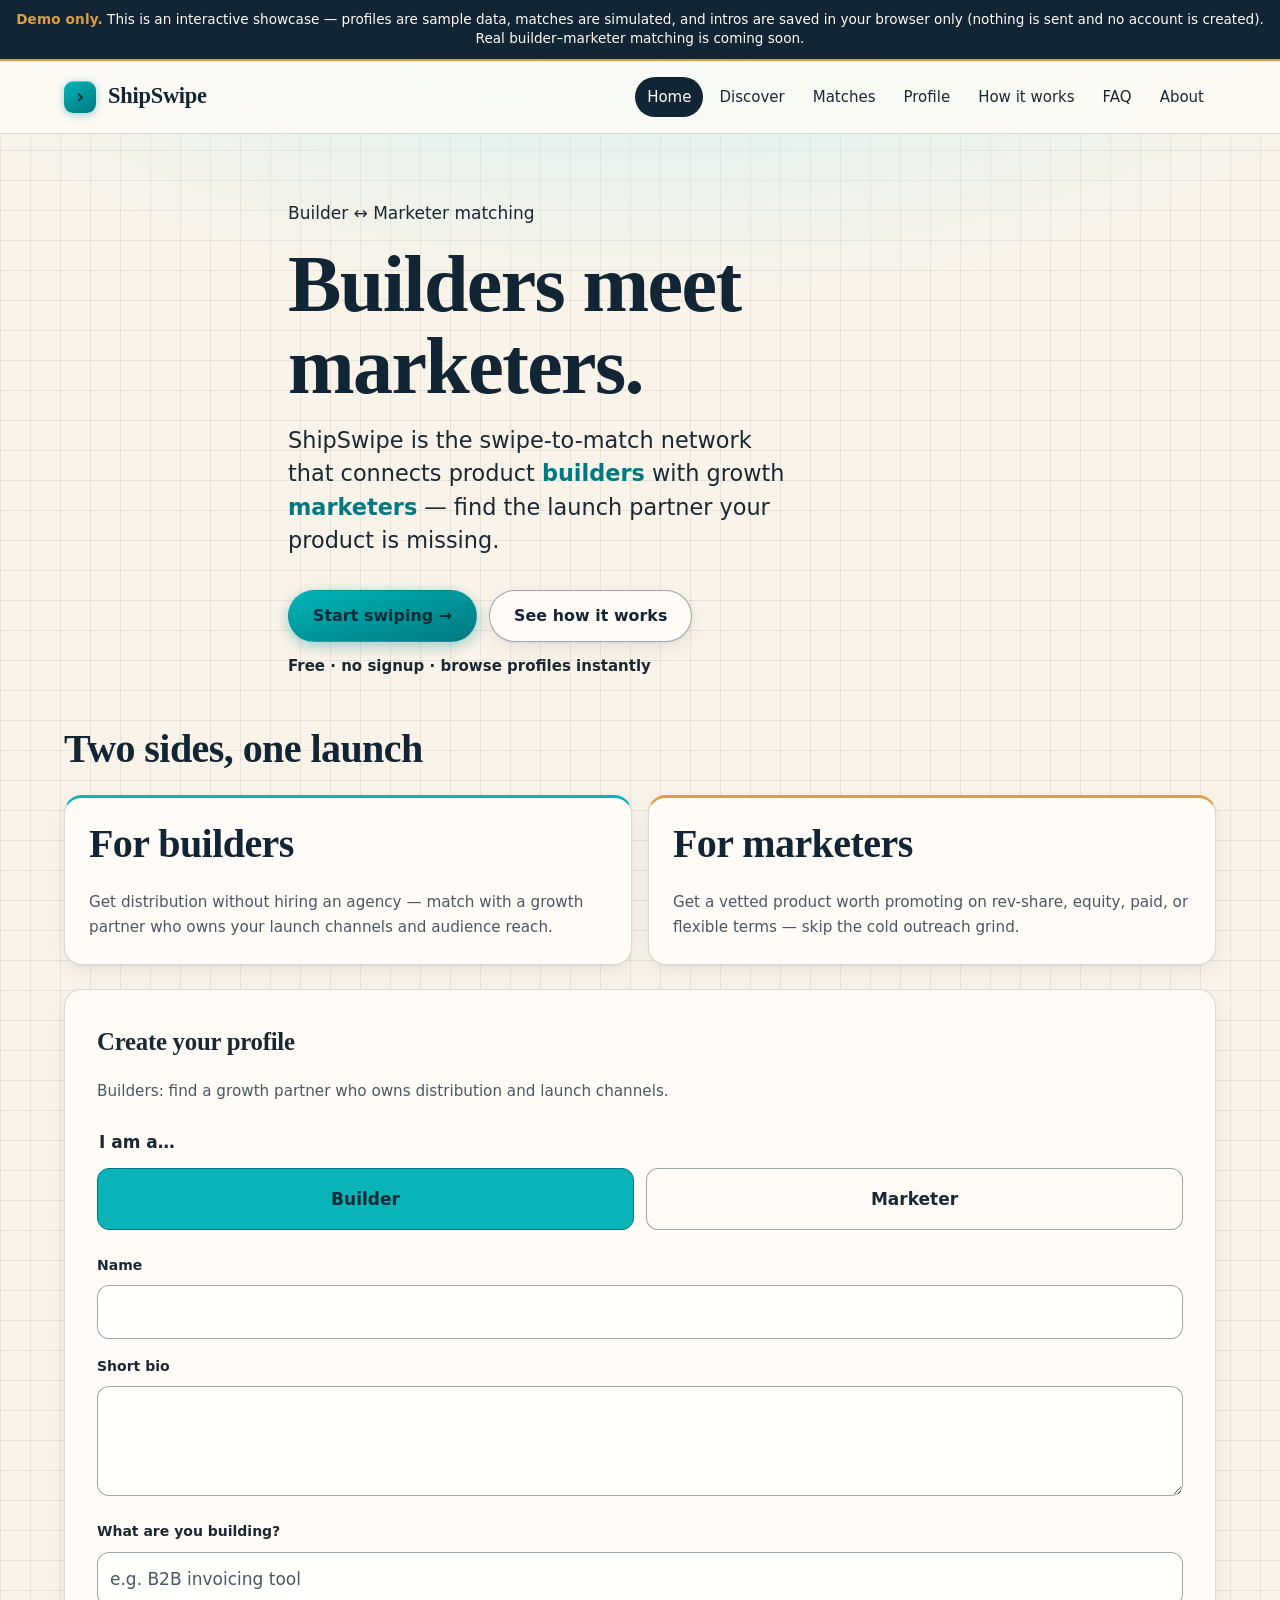
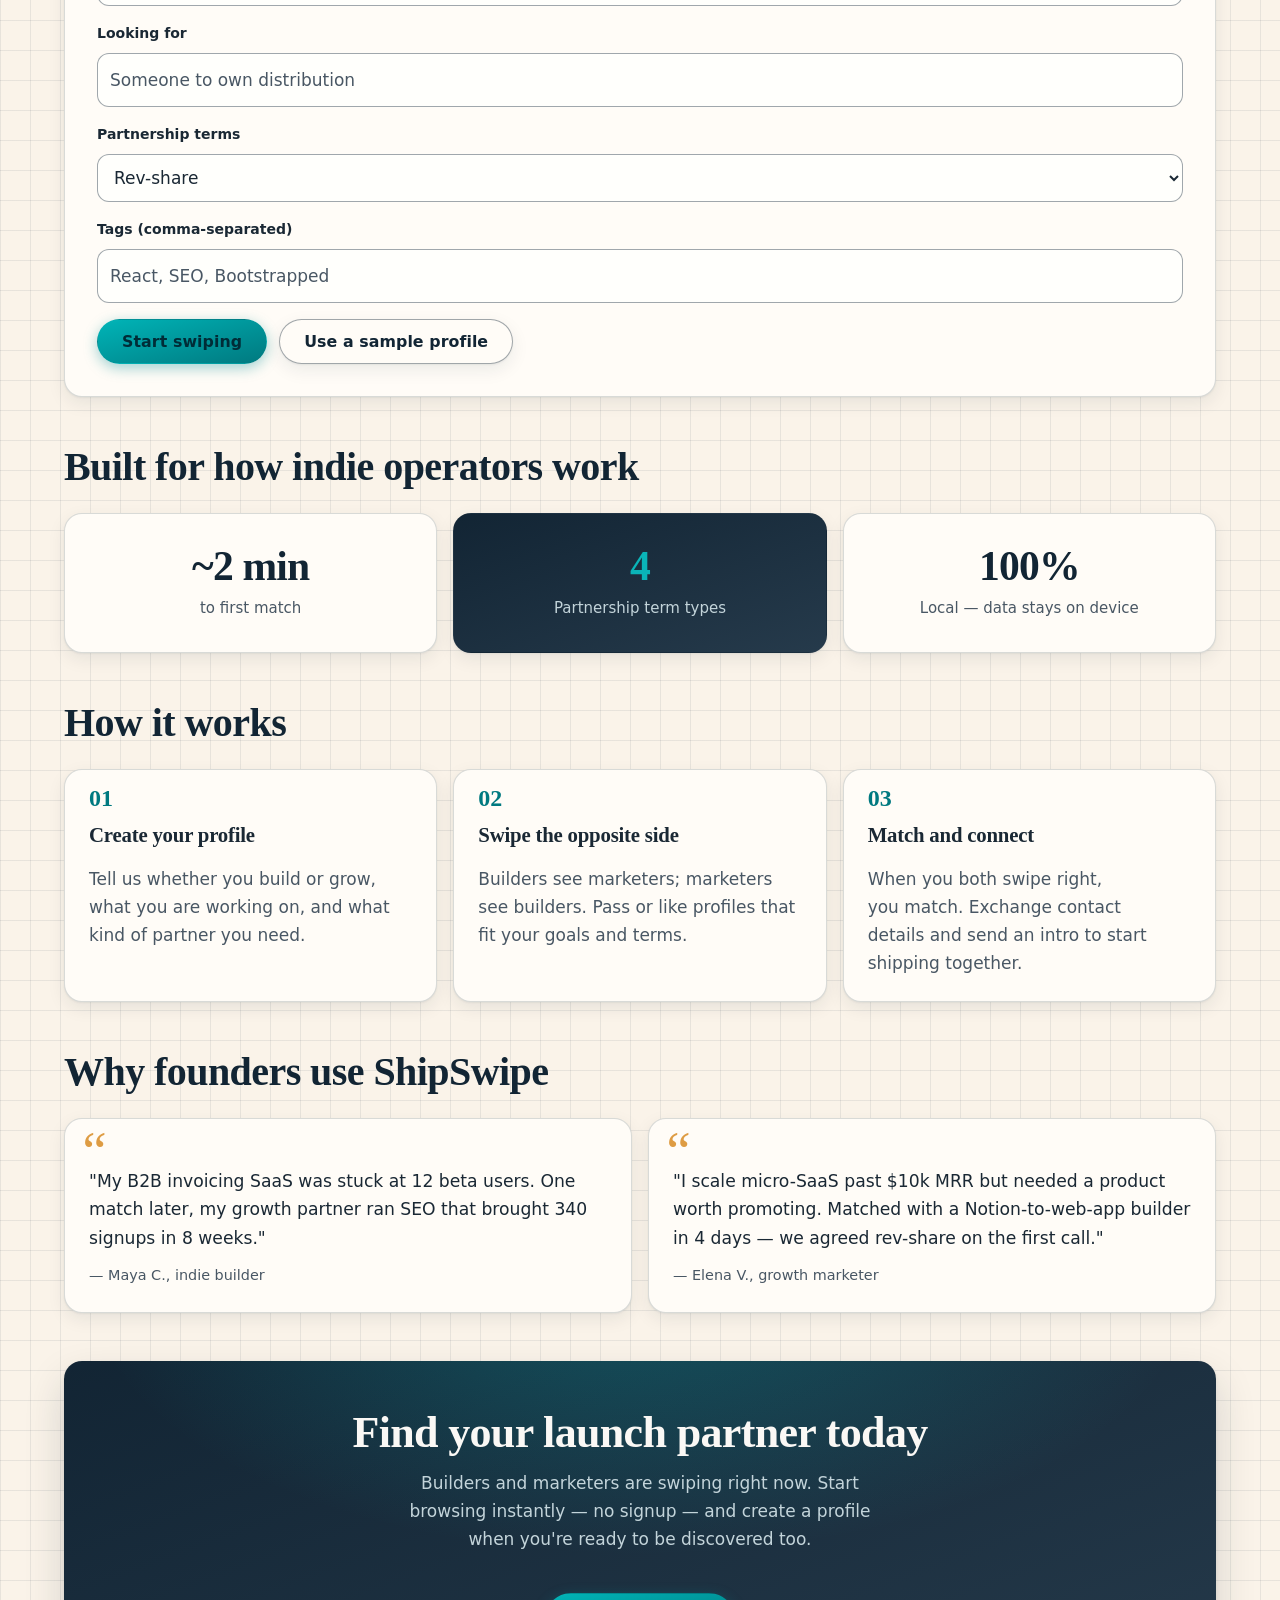
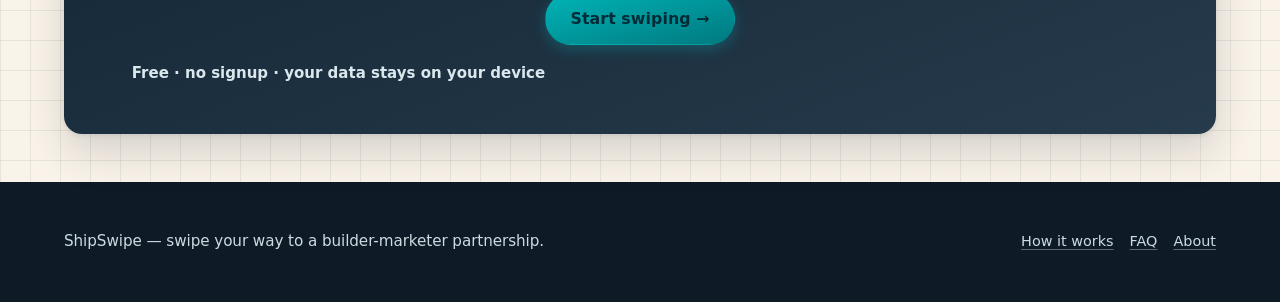
<file: index.html>
<!DOCTYPE html>
<html lang="en">
<head>
  <meta charset="UTF-8">
  <meta name="viewport" content="width=device-width, initial-scale=1.0">
  <meta name="description" content="ShipSwipe pairs product builders with growth marketers. Create a profile, swipe to match, and connect with your launch partner.">
  <meta property="og:title" content="ShipSwipe — You build it. They grow it.">
  <meta property="og:description" content="Swipe-to-match network pairing indie builders with growth marketers for mutual launch partnerships.">
  <meta property="og:type" content="website">
  <meta property="og:url" content="index.html">
  <meta property="og:image" content="og-image.png">
  <meta property="og:image:width" content="1200">
  <meta property="og:image:height" content="630">
  <meta property="og:image:alt" content="ShipSwipe — You build it. They grow it.">
  <meta name="twitter:card" content="summary_large_image">
  <link rel="canonical" href="index.html">
  <script>
    (function () {
      var origQuery = Document.prototype.querySelector;
      Document.prototype.querySelector = function (selector) {
        if (typeof selector === "string" && selector.indexOf("[href$=discover.html]") !== -1) {
          selector = selector.replace("[href$=discover.html]", '[href$="discover.html"]');
        }
        return origQuery.call(this, selector);
      };
    })();
  </script>
  <script>
    (function () {
      var canonical = document.querySelector('link[rel="canonical"]');
      if (canonical) {
        canonical.href = new URL(canonical.getAttribute('href'), location.href).href;
      }
    })();
  </script>
  <title>ShipSwipe — You build it. They grow it.</title>
  <link rel="icon" href="favicon.ico" sizes="any">
  <link rel="icon" href="favicon.svg" type="image/svg+xml">
  <link rel="stylesheet" href="styles.css">
  <script type="application/ld+json">
  {
    "@context": "https://schema.org",
    "@graph": [
      {
        "@type": "Organization",
        "name": "ShipSwipe",
        "description": "Swipe-to-match network pairing indie builders with growth marketers.",
        "url": "index.html"
      },
      {
        "@type": "WebSite",
        "name": "ShipSwipe",
        "description": "You build it. They grow it. Find your builder-marketer launch partner.",
        "url": "index.html"
      }
    ]
  }
  </script>
</head>
<body>
  <a class="skip-link" href="#main">Skip to content</a>

  <header class="site-header">
    <div class="container header-inner">
      <a class="logo" href="index.html">
        <span class="logo-mark" aria-hidden="true"></span>
        ShipSwipe
      </a>
      <button type="button" class="nav-toggle" aria-controls="site-nav" aria-expanded="false" aria-label="Open menu">
        <span class="nav-toggle-bar" aria-hidden="true"></span>
        <span class="nav-toggle-bar" aria-hidden="true"></span>
        <span class="nav-toggle-bar" aria-hidden="true"></span>
      </button>
      <nav id="site-nav" class="site-nav" aria-label="Primary">
        <a href="index.html" aria-current="page">Home</a>
        <a href="discover.html">Discover</a>
        <a href="matches.html">Matches</a>
        <a href="profile.html">Profile</a>
        <a href="how-it-works.html">How it works</a>
        <a href="faq.html">FAQ</a>
        <a href="about.html">About</a>
      </nav>
    </div>
  </header>

  <main id="main">
    <section class="container hero-simple" aria-labelledby="hero-heading">
      <p class="eyebrow">Builder ↔ Marketer matching</p>
      <h1 id="hero-heading">Builders meet marketers.</h1>
      <p class="hero-tagline">
        ShipSwipe is the swipe-to-match network that connects product
        <strong>builders</strong> with growth <strong>marketers</strong> —
        find the launch partner your product is missing.
      </p>
      <div class="hero-cta-row">
        <a href="discover.html" class="btn btn-primary cta">Start swiping →</a>
        <a href="#how-it-works" class="btn btn-secondary">See how it works</a>
      </div>
      <p class="cta-reassure">Free · no signup · browse profiles instantly</p>
    </section>

    <section class="container section-block" aria-labelledby="segments-heading">
      <h2 id="segments-heading" class="section-lead">Two sides, one launch</h2>
      <div class="segment-cards">
        <article class="segment-card">
          <h2>For builders</h2>
          <p>Get distribution without hiring an agency — match with a growth partner who owns your launch channels and audience reach.</p>
        </article>
        <article class="segment-card">
          <h2>For marketers</h2>
          <p>Get a vetted product worth promoting on rev-share, equity, paid, or flexible terms — skip the cold outreach grind.</p>
        </article>
      </div>
    </section>

    <div class="container">
      <section class="panel" id="create-profile" aria-labelledby="onboard-heading">
        <h2 id="onboard-heading">Create your profile</h2>
        <p class="panel-sub" data-role-sub>Builders: find a growth partner who owns distribution and launch channels.</p>
        <form id="profile-form">
          <fieldset class="role-fieldset">
            <legend>I am a…</legend>
            <div class="role-options">
              <div class="role-option">
                <input type="radio" name="role" id="role-builder" value="builder" checked>
                <label for="role-builder">Builder</label>
              </div>
              <div class="role-option">
                <input type="radio" name="role" id="role-marketer" value="marketer">
                <label for="role-marketer">Marketer</label>
              </div>
            </div>
          </fieldset>

          <div class="form-field">
            <label for="profile-name">Name</label>
            <input type="text" id="profile-name" name="name" required autocomplete="name">
          </div>

          <div class="form-field">
            <label for="profile-bio">Short bio</label>
            <textarea id="profile-bio" name="bio" rows="3" required></textarea>
          </div>

          <div class="form-field">
            <label for="profile-building">What are you building?</label>
            <input type="text" id="profile-building" name="building" placeholder="e.g. B2B invoicing tool" required>
          </div>

          <div class="form-field">
            <label for="profile-looking">Looking for</label>
            <input type="text" id="profile-looking" name="lookingFor" placeholder="The partner you want" required>
          </div>

          <div class="form-field">
            <label for="profile-terms">Partnership terms</label>
            <select id="profile-terms" name="terms">
              <option value="rev-share">Rev-share</option>
              <option value="equity">Equity</option>
              <option value="paid">Paid</option>
              <option value="flexible">Flexible</option>
            </select>
          </div>

          <div class="form-field">
            <label for="profile-tags">Tags (comma-separated)</label>
            <input type="text" id="profile-tags" name="tags" placeholder="React, SEO, Bootstrapped">
          </div>

          <div class="form-actions">
            <button type="submit" class="btn btn-primary">Start swiping</button>
            <button type="button" id="btn-sample" class="btn btn-secondary">Use a sample profile</button>
          </div>
        </form>
        <p id="profile-complete-prompt" class="profile-complete-prompt" hidden role="status">
          Complete your building focus, what you are looking for, and partnership terms so matches see a full profile.
        </p>
      </section>
    </div>

    <section class="container section-block trust-section" aria-labelledby="trust-heading">
      <h2 id="trust-heading">Built for how indie operators work</h2>
      <div class="stats-grid">
        <div class="stat">
          <p class="stat-value">~2 min</p>
          <p class="stat-label">to first match</p>
        </div>
        <div class="stat">
          <p class="stat-value">4</p>
          <p class="stat-label">Partnership term types</p>
        </div>
        <div class="stat">
          <p class="stat-value">100%</p>
          <p class="stat-label">Local — data stays on device</p>
        </div>
      </div>
    </section>

    <section class="container section-block" id="how-it-works" aria-labelledby="hiw-heading">
      <h2 id="hiw-heading">How it works</h2>
      <ol class="steps-grid">
        <li class="step">
          <h3>Create your profile</h3>
          <p>Tell us whether you build or grow, what you are working on, and what kind of partner you need.</p>
        </li>
        <li class="step">
          <h3>Swipe the opposite side</h3>
          <p>Builders see marketers; marketers see builders. Pass or like profiles that fit your goals and terms.</p>
        </li>
        <li class="step">
          <h3>Match and connect</h3>
          <p>When you both swipe right, you match. Exchange contact details and send an intro to start shipping together.</p>
        </li>
      </ol>
    </section>

    <section class="container section-block proof-section" aria-labelledby="proof-heading">
      <h2 id="proof-heading">Why founders use ShipSwipe</h2>
      <div class="proof-grid">
        <blockquote class="proof">
          <p>"My B2B invoicing SaaS was stuck at 12 beta users. One match later, my growth partner ran SEO that brought 340 signups in 8 weeks."</p>
          <footer>— Maya C., indie builder</footer>
        </blockquote>
        <blockquote class="proof">
          <p>"I scale micro-SaaS past $10k MRR but needed a product worth promoting. Matched with a Notion-to-web-app builder in 4 days — we agreed rev-share on the first call."</p>
          <footer>— Elena V., growth marketer</footer>
        </blockquote>
      </div>
    </section>

    <section class="container section-block final-cta" aria-labelledby="final-cta-heading">
      <h2 id="final-cta-heading">Find your launch partner today</h2>
      <p>Builders and marketers are swiping right now. Start browsing instantly — no signup — and create a profile when you're ready to be discovered too.</p>
      <a href="discover.html" class="btn btn-primary cta">Start swiping →</a>
      <p class="cta-reassure">Free · no signup · your data stays on your device</p>
    </section>
  </main>

  <footer class="site-footer">
    <div class="container footer-inner">
      <p>ShipSwipe — swipe your way to a builder-marketer partnership.</p>
      <nav class="footer-nav" aria-label="Footer">
        <a href="how-it-works.html">How it works</a>
        <a href="faq.html">FAQ</a>
        <a href="about.html">About</a>
      </nav>
    </div>
  </footer>

  <script src="app.js" defer></script>
</body>
</html>
</file>
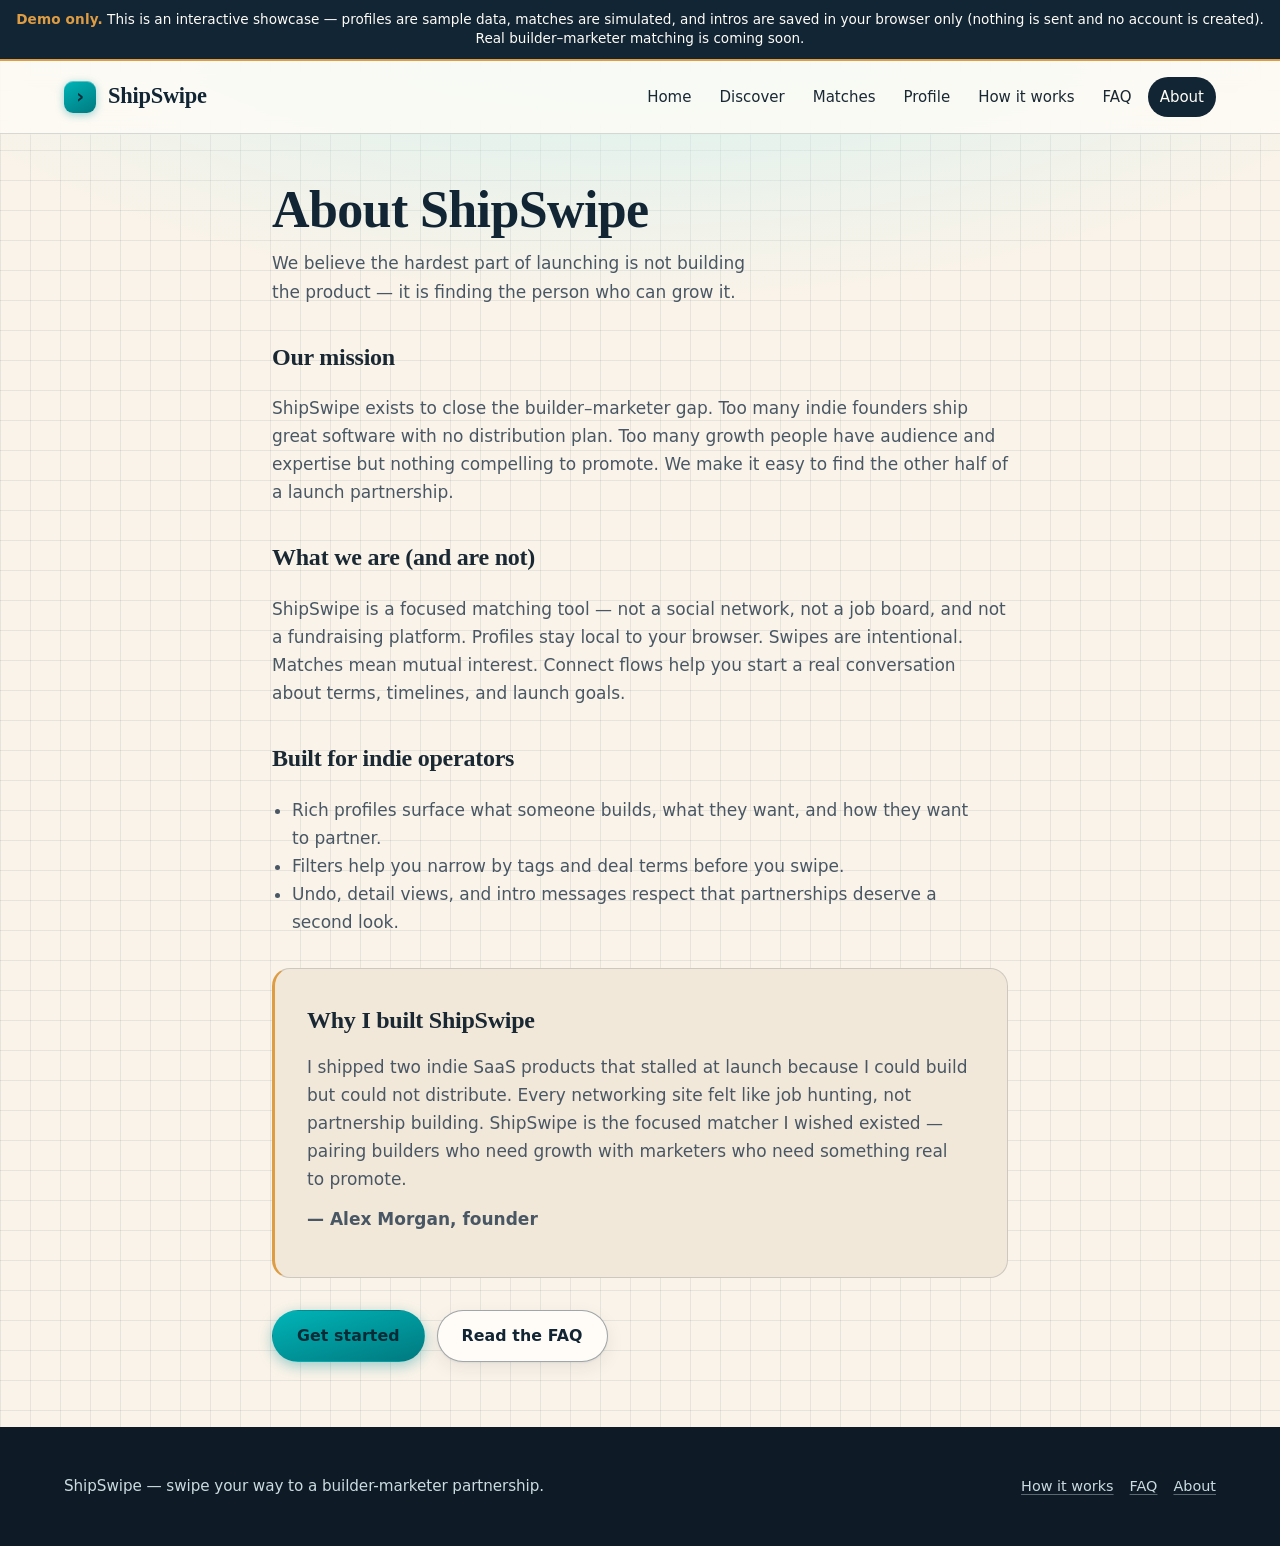
<file: about.html>
<!DOCTYPE html>
<html lang="en">
<head>
  <meta charset="UTF-8">
  <meta name="viewport" content="width=device-width, initial-scale=1.0">
  <meta name="description" content="About ShipSwipe — our mission to pair product builders with growth marketers for mutual launch success.">
  <meta property="og:title" content="About ShipSwipe">
  <meta property="og:description" content="ShipSwipe connects indie builders and growth marketers who need each other to ship and scale.">
  <meta property="og:type" content="website">
  <meta property="og:url" content="about.html">
  <meta property="og:image" content="og-image.png">
  <meta property="og:image:width" content="1200">
  <meta property="og:image:height" content="630">
  <meta property="og:image:alt" content="ShipSwipe — You build it. They grow it.">
  <meta name="twitter:card" content="summary_large_image">
  <link rel="canonical" href="about.html">
  <title>About — ShipSwipe</title>
  <link rel="icon" href="favicon.ico" sizes="any">
  <link rel="icon" href="favicon.svg" type="image/svg+xml">
  <link rel="stylesheet" href="styles.css">
</head>
<body>
  <a class="skip-link" href="#main">Skip to content</a>

  <header class="site-header">
    <div class="container header-inner">
      <a class="logo" href="index.html">
        <span class="logo-mark" aria-hidden="true"></span>
        ShipSwipe
      </a>
      <button type="button" class="nav-toggle" aria-controls="site-nav" aria-expanded="false" aria-label="Open menu">
        <span class="nav-toggle-bar" aria-hidden="true"></span>
        <span class="nav-toggle-bar" aria-hidden="true"></span>
        <span class="nav-toggle-bar" aria-hidden="true"></span>
      </button>
      <nav id="site-nav" class="site-nav" aria-label="Primary">
        <a href="index.html">Home</a>
        <a href="discover.html">Discover</a>
        <a href="matches.html">Matches</a>
        <a href="profile.html">Profile</a>
        <a href="how-it-works.html">How it works</a>
        <a href="faq.html">FAQ</a>
        <a href="about.html" aria-current="page">About</a>
      </nav>
    </div>
  </header>

  <main id="main">
    <div class="container content-page">
      <div class="page-intro">
        <h1>About ShipSwipe</h1>
        <p>We believe the hardest part of launching is not building the product — it is finding the person who can grow it.</p>
      </div>

      <section aria-labelledby="mission-heading">
        <h2 id="mission-heading">Our mission</h2>
        <p>ShipSwipe exists to close the builder–marketer gap. Too many indie founders ship great software with no distribution plan. Too many growth people have audience and expertise but nothing compelling to promote. We make it easy to find the other half of a launch partnership.</p>
      </section>

      <section aria-labelledby="position-heading">
        <h2 id="position-heading">What we are (and are not)</h2>
        <p>ShipSwipe is a focused matching tool — not a social network, not a job board, and not a fundraising platform. Profiles stay local to your browser. Swipes are intentional. Matches mean mutual interest. Connect flows help you start a real conversation about terms, timelines, and launch goals.</p>
      </section>

      <section aria-labelledby="values-heading">
        <h2 id="values-heading">Built for indie operators</h2>
        <ul>
          <li>Rich profiles surface what someone builds, what they want, and how they want to partner.</li>
          <li>Filters help you narrow by tags and deal terms before you swipe.</li>
          <li>Undo, detail views, and intro messages respect that partnerships deserve a second look.</li>
        </ul>
      </section>

      <section class="founder" aria-labelledby="founder-heading">
        <h2 id="founder-heading">Why I built ShipSwipe</h2>
        <p>I shipped two indie SaaS products that stalled at launch because I could build but could not distribute. Every networking site felt like job hunting, not partnership building. ShipSwipe is the focused matcher I wished existed — pairing builders who need growth with marketers who need something real to promote.</p>
        <p class="founder-name">— Alex Morgan, founder</p>
      </section>

      <p class="content-cta">
        <a href="index.html" class="btn btn-primary">Get started</a>
        <a href="faq.html" class="btn btn-secondary">Read the FAQ</a>
      </p>
    </div>
  </main>

  <footer class="site-footer">
    <div class="container footer-inner">
      <p>ShipSwipe — swipe your way to a builder-marketer partnership.</p>
      <nav class="footer-nav" aria-label="Footer">
        <a href="how-it-works.html">How it works</a>
        <a href="faq.html">FAQ</a>
        <a href="about.html">About</a>
      </nav>
    </div>
  </footer>

  <script src="app.js" defer></script>
</body>
</html>
</file>
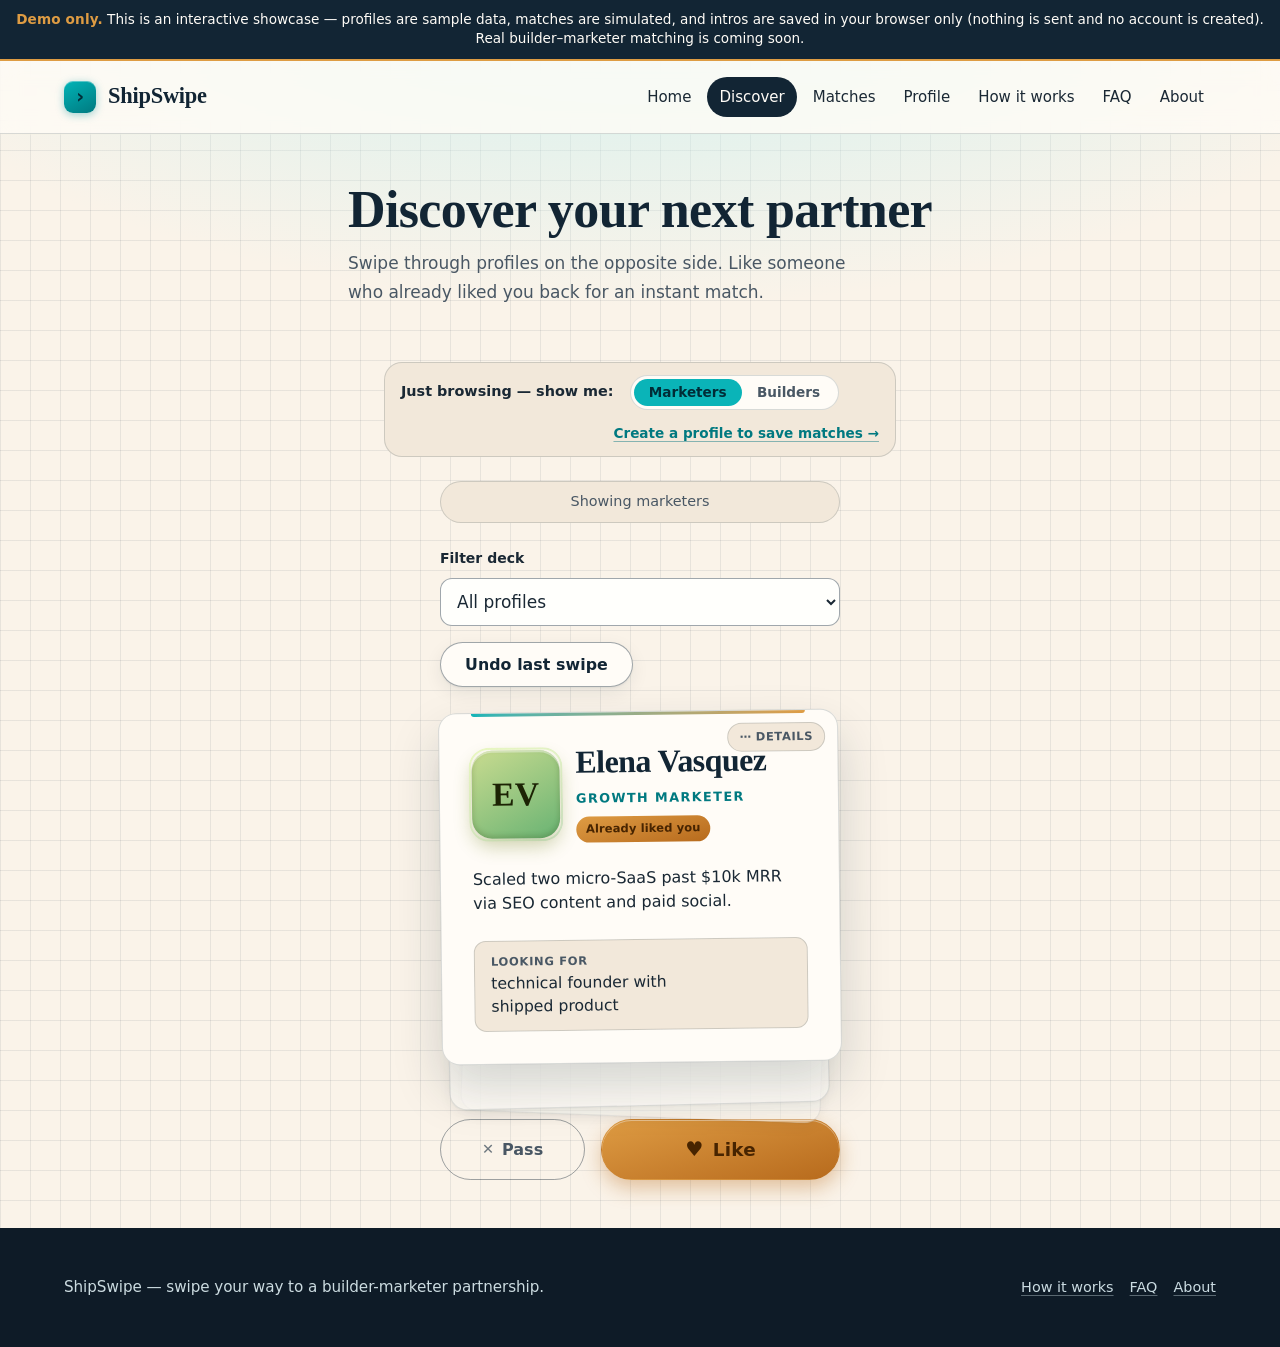
<file: discover.html>
<!DOCTYPE html>
<html lang="en">
<head>
  <meta charset="UTF-8">
  <meta name="viewport" content="width=device-width, initial-scale=1.0">
  <meta name="description" content="Find your launch partner in minutes. Browse vetted builders or marketers, swipe on fit, and match when interest is mutual.">
  <meta property="og:title" content="Discover — ShipSwipe">
  <meta property="og:description" content="Meet growth partners who match your terms — instant matches when you both swipe right.">
  <meta property="og:type" content="website">
  <meta property="og:url" content="discover.html">
  <meta property="og:image" content="og-image.png">
  <meta property="og:image:width" content="1200">
  <meta property="og:image:height" content="630">
  <meta property="og:image:alt" content="ShipSwipe — You build it. They grow it.">
  <meta name="twitter:card" content="summary_large_image">
  <link rel="canonical" href="discover.html">
  <title>Discover — ShipSwipe</title>
  <link rel="icon" href="favicon.ico" sizes="any">
  <link rel="icon" href="favicon.svg" type="image/svg+xml">
  <link rel="stylesheet" href="styles.css">
</head>
<body>
  <a class="skip-link" href="#main">Skip to content</a>

  <header class="site-header">
    <div class="container header-inner">
      <a class="logo" href="index.html">
        <span class="logo-mark" aria-hidden="true"></span>
        ShipSwipe
      </a>
      <button type="button" class="nav-toggle" aria-controls="site-nav" aria-expanded="false" aria-label="Open menu">
        <span class="nav-toggle-bar" aria-hidden="true"></span>
        <span class="nav-toggle-bar" aria-hidden="true"></span>
        <span class="nav-toggle-bar" aria-hidden="true"></span>
      </button>
      <nav id="site-nav" class="site-nav" aria-label="Primary">
        <a href="index.html">Home</a>
        <a href="discover.html" aria-current="page">Discover</a>
        <a href="matches.html">Matches</a>
        <a href="profile.html">Profile</a>
        <a href="how-it-works.html">How it works</a>
        <a href="faq.html">FAQ</a>
        <a href="about.html">About</a>
      </nav>
    </div>
  </header>

  <main id="main">
    <div class="container discover-layout">
      <div class="page-intro">
        <h1 id="discover-heading">Discover your next partner</h1>
        <p>Swipe through profiles on the opposite side. Like someone who already liked you back for an instant match.</p>
      </div>

      <div id="need-profile" class="need-profile panel" hidden>
        <h2>Profile required</h2>
        <p>Create a profile on the home page before you can swipe. It takes under a minute and stays on your device.</p>
        <a href="index.html" class="btn btn-primary">Create your profile</a>
      </div>

      <div id="guest-bar" class="guest-bar" hidden>
        <span class="guest-bar-label">Just browsing — show me:</span>
        <div class="guest-toggle" role="group" aria-label="Choose who to browse">
          <button type="button" class="guest-pill" data-guest-view="marketer" aria-pressed="true">Marketers</button>
          <button type="button" class="guest-pill" data-guest-view="builder" aria-pressed="false">Builders</button>
        </div>
        <a href="index.html#create-profile" class="guest-bar-cta">Create a profile to save matches →</a>
      </div>

      <p class="deck-context" data-deck-cue data-discover-ui hidden></p>

      <div class="discover-toolbar" data-discover-ui>
        <div class="form-field filter-field">
          <label for="filter">Filter deck</label>
          <select id="filter" name="filter">
            <option value="all">All profiles</option>
            <option value="terms:rev-share">Rev-share only</option>
            <option value="terms:equity">Equity only</option>
            <option value="terms:paid">Paid only</option>
            <option value="terms:flexible">Flexible terms</option>
          </select>
        </div>
        <button type="button" id="btn-undo" class="btn btn-secondary">Undo last swipe</button>
      </div>

      <div class="card card-style-reference" hidden aria-hidden="true"></div>

      <section id="deck" class="deck decktransform" aria-live="polite" aria-labelledby="discover-heading" data-discover-ui></section>

      <div class="swipe-actions" data-discover-ui>
        <button type="button" id="btn-pass" class="btn-pass">Pass</button>
        <button type="button" id="btn-like" class="btn-like">Like</button>
      </div>

      <div id="empty-state" class="empty-state" role="status" hidden>
        <p class="empty-state-message">You have seen everyone for now. Check back later or update your profile.</p>
        <div class="empty-state-actions">
          <button type="button" class="btn btn-secondary" data-action="clear-filter" hidden>Clear filter</button>
          <a href="profile.html" class="btn btn-secondary">Update profile</a>
        </div>
      </div>

      <div id="detail-backdrop" class="detail-backdrop" hidden></div>

      <aside id="detail-panel" class="detail-panel" role="dialog" aria-modal="true" aria-labelledby="detail-heading" hidden>
        <div class="detail-panel-inner">
          <button type="button" class="detail-close" data-action="close-detail" aria-label="Close details">×</button>
          <h2 id="detail-heading">Profile details</h2>
          <p class="detail-name" data-field="name"></p>
          <p class="detail-label" data-field="label"></p>
          <p class="detail-bio" data-field="bio"></p>
          <dl class="detail-fields">
            <dt>Building</dt>
            <dd data-field="building"></dd>
            <dt>Looking for</dt>
            <dd data-field="lookingFor"></dd>
            <dt>Terms</dt>
            <dd data-field="terms"></dd>
          </dl>
          <div data-field="tags"></div>
          <button type="button" class="btn btn-secondary" data-action="close-detail">Close</button>
        </div>
      </aside>

      <div id="match-modal" class="modal" role="dialog" aria-modal="true" aria-labelledby="match-modal-heading" hidden>
        <div class="modal-card">
          <button type="button" class="modal-close" data-action="close" aria-label="Close match dialog">×</button>
          <h2 id="match-modal-heading" class="match-modal-title">It's a match!</h2>
          <p class="match-modal-body">You both swiped right. Connect and start planning your launch together.</p>
          <div class="modal-actions">
            <button type="button" class="btn btn-primary" data-action="connect">Connect</button>
            <button type="button" class="btn btn-secondary" data-action="close">Keep swiping</button>
          </div>
        </div>
      </div>
    </div>
  </main>

  <footer class="site-footer">
    <div class="container footer-inner">
      <p>ShipSwipe — swipe your way to a builder-marketer partnership.</p>
      <nav class="footer-nav" aria-label="Footer">
        <a href="how-it-works.html">How it works</a>
        <a href="faq.html">FAQ</a>
        <a href="about.html">About</a>
      </nav>
    </div>
  </footer>

  <script src="app.js" defer></script>
</body>
</html>
</file>
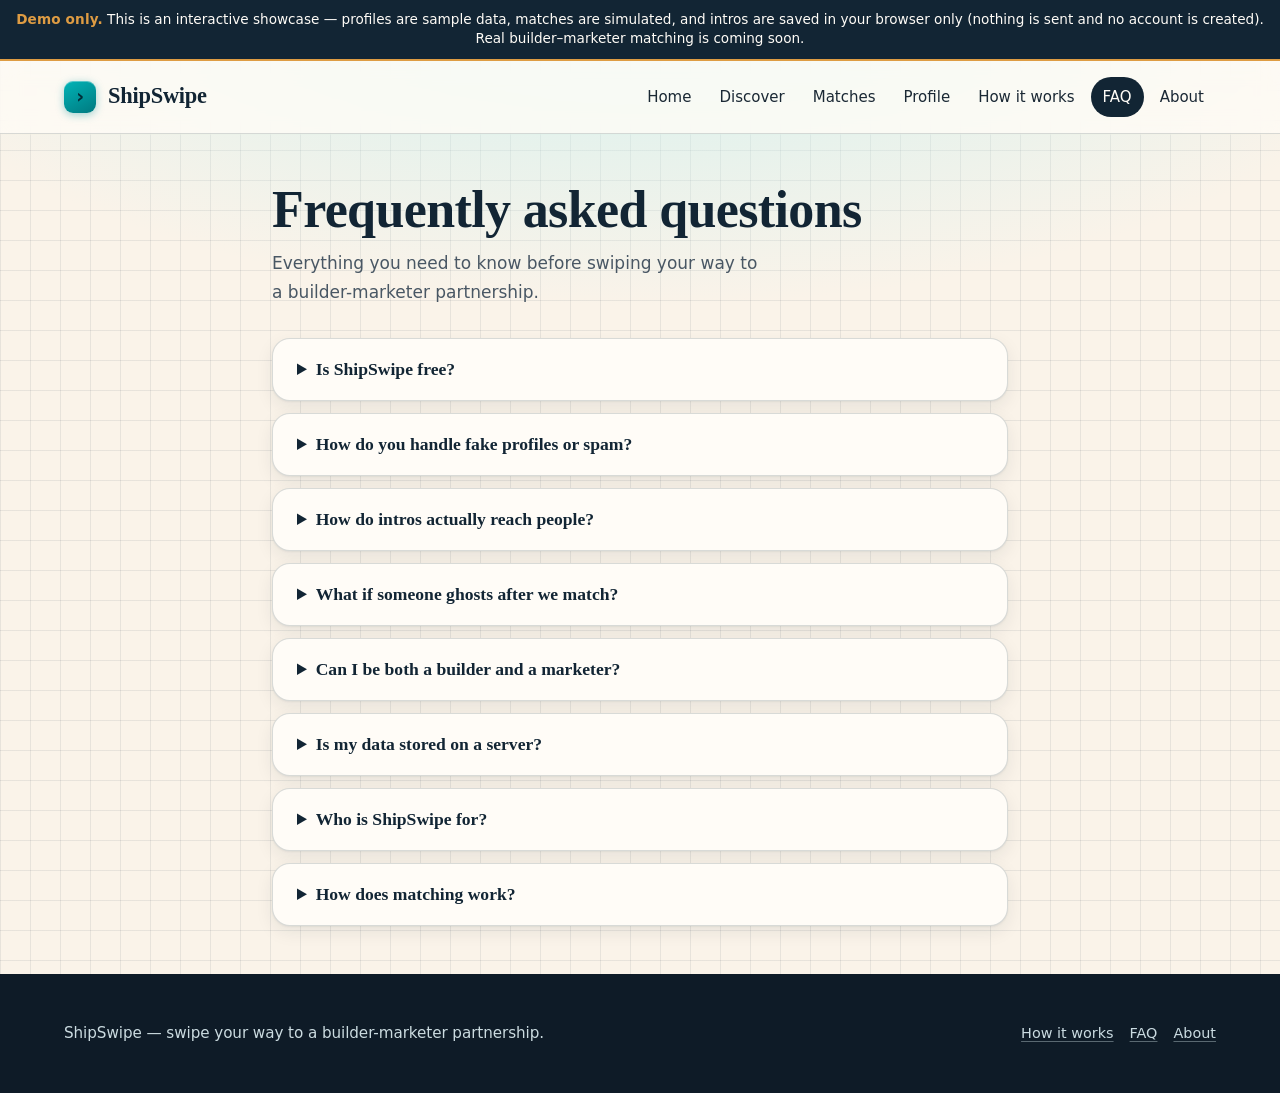
<file: faq.html>
<!DOCTYPE html>
<html lang="en">
<head>
  <meta charset="UTF-8">
  <meta name="viewport" content="width=device-width, initial-scale=1.0">
  <meta name="description" content="Frequently asked questions about ShipSwipe — who it is for, how matching works, partnership terms, and data privacy.">
  <meta property="og:title" content="FAQ — ShipSwipe">
  <meta property="og:description" content="Answers to common questions about matching builders with marketers on ShipSwipe.">
  <meta property="og:type" content="website">
  <meta property="og:url" content="faq.html">
  <meta property="og:image" content="og-image.png">
  <meta property="og:image:width" content="1200">
  <meta property="og:image:height" content="630">
  <meta property="og:image:alt" content="ShipSwipe — You build it. They grow it.">
  <meta name="twitter:card" content="summary_large_image">
  <link rel="canonical" href="faq.html">
  <title>FAQ — ShipSwipe</title>
  <link rel="icon" href="favicon.ico" sizes="any">
  <link rel="icon" href="favicon.svg" type="image/svg+xml">
  <link rel="stylesheet" href="styles.css">
  <script type="application/ld+json">
  {
    "@context": "https://schema.org",
    "@type": "FAQPage",
    "mainEntity": [
      {
        "@type": "Question",
        "name": "Is ShipSwipe free?",
        "acceptedAnswer": {
          "@type": "Answer",
          "text": "Yes — ShipSwipe is completely free. There is no signup, no account, and no payment. Your profile and swipes stay in your browser on your device."
        }
      },
      {
        "@type": "Question",
        "name": "How do you handle fake profiles or spam?",
        "acceptedAnswer": {
          "@type": "Answer",
          "text": "This demo uses a fixed roster of curated seed profiles — no user-generated listings. That means no fake profiles, bots, or spam in the deck. A production version would add verification and reporting."
        }
      },
      {
        "@type": "Question",
        "name": "How do intros actually reach people?",
        "acceptedAnswer": {
          "@type": "Answer",
          "text": "Honestly: in this local demo, intro messages are stored in your browser only. They do not send email or push notifications. Use the connect flow to exchange real contact details and follow up outside the app."
        }
      },
      {
        "@type": "Question",
        "name": "What if someone ghosts after we match?",
        "acceptedAnswer": {
          "@type": "Answer",
          "text": "Ghosting happens in any matching product. ShipSwipe encourages clear terms upfront and a short intro message. If someone does not respond, move on — the deck has more profiles and undo lets you reconsider a pass."
        }
      },
      {
        "@type": "Question",
        "name": "Can I be both a builder and a marketer?",
        "acceptedAnswer": {
          "@type": "Answer",
          "text": "You pick one role per profile. Many people wear both hats in real life, but ShipSwipe separates sides so builders see marketers and vice versa. Create the profile that matches what you need right now."
        }
      },
      {
        "@type": "Question",
        "name": "Is my data stored on a server?",
        "acceptedAnswer": {
          "@type": "Answer",
          "text": "No. ShipSwipe is fully client-side. Your profile, swipes, matches, and messages are saved in your browser's local storage on your device only. Clear your browser data to remove everything."
        }
      },
      {
        "@type": "Question",
        "name": "Who is ShipSwipe for?",
        "acceptedAnswer": {
          "@type": "Answer",
          "text": "ShipSwipe is for indie builders who have a product but need distribution, and growth marketers who have channels but need something worth promoting."
        }
      },
      {
        "@type": "Question",
        "name": "How does matching work?",
        "acceptedAnswer": {
          "@type": "Answer",
          "text": "You swipe through profiles on the opposite side of the market. A like on someone who already liked you creates a mutual match. Both sides must swipe right."
        }
      }
    ]
  }
  </script>
</head>
<body>
  <a class="skip-link" href="#main">Skip to content</a>

  <header class="site-header">
    <div class="container header-inner">
      <a class="logo" href="index.html">
        <span class="logo-mark" aria-hidden="true"></span>
        ShipSwipe
      </a>
      <button type="button" class="nav-toggle" aria-controls="site-nav" aria-expanded="false" aria-label="Open menu">
        <span class="nav-toggle-bar" aria-hidden="true"></span>
        <span class="nav-toggle-bar" aria-hidden="true"></span>
        <span class="nav-toggle-bar" aria-hidden="true"></span>
      </button>
      <nav id="site-nav" class="site-nav" aria-label="Primary">
        <a href="index.html">Home</a>
        <a href="discover.html">Discover</a>
        <a href="matches.html">Matches</a>
        <a href="profile.html">Profile</a>
        <a href="how-it-works.html">How it works</a>
        <a href="faq.html" aria-current="page">FAQ</a>
        <a href="about.html">About</a>
      </nav>
    </div>
  </header>

  <main id="main">
    <div class="container content-page">
      <div class="page-intro">
        <h1>Frequently asked questions</h1>
        <p>Everything you need to know before swiping your way to a builder-marketer partnership.</p>
      </div>

      <div class="faq-list">
        <details class="faq-item">
          <summary>Is ShipSwipe free?</summary>
          <p>Yes — ShipSwipe is completely free. There is no signup, no account, and no payment. Your profile, swipes, and matches stay in your browser on your device. We do not charge for matching or connecting.</p>
        </details>

        <details class="faq-item">
          <summary>How do you handle fake profiles or spam?</summary>
          <p>This demo uses a fixed roster of curated seed profiles — no open submissions. That means no fake profiles, bots, or spam in the deck. In a live product we would add identity checks, reporting, and moderation before listings go public.</p>
        </details>

        <details class="faq-item">
          <summary>How do intros actually reach people?</summary>
          <p>Being honest: this is a local demo. Intro messages you write are stored in your browser only — they do not send email, SMS, or push notifications. Use the connect panel to note contact details and follow up through your real channels.</p>
        </details>

        <details class="faq-item">
          <summary>What if someone ghosts after we match?</summary>
          <p>It happens. ShipSwipe surfaces partnership terms upfront so you can filter for aligned expectations. Send a concise intro, set a follow-up date, and if there is no reply, keep swiping. Undo is there if you passed someone worth another look.</p>
        </details>

        <details class="faq-item">
          <summary>Can I be both a builder and a marketer?</summary>
          <p>You choose one role per profile. Many operators do both in real life, but ShipSwipe keeps sides separate so builders discover marketers and marketers discover builders. Pick the hat you are wearing for this launch.</p>
        </details>

        <details class="faq-item">
          <summary>Is my data stored on a server?</summary>
          <p>No. ShipSwipe is fully client-side. Your profile, swipes, matches, and messages live in local storage on your device only. Clear site data in your browser settings to wipe everything.</p>
        </details>

        <details class="faq-item">
          <summary>Who is ShipSwipe for?</summary>
          <p>ShipSwipe is for indie builders who have a product but need distribution, and growth marketers who have channels but need something worth promoting. If you are looking for a co-founder, it may not be the right fit — we focus on launch partnerships.</p>
        </details>

        <details class="faq-item">
          <summary>How does matching work?</summary>
          <p>You swipe through profiles on the opposite side of the market. A like on someone who already liked you creates a mutual match. Both sides must swipe right — there is no one-sided matching.</p>
        </details>
      </div>
    </div>
  </main>

  <footer class="site-footer">
    <div class="container footer-inner">
      <p>ShipSwipe — swipe your way to a builder-marketer partnership.</p>
      <nav class="footer-nav" aria-label="Footer">
        <a href="how-it-works.html">How it works</a>
        <a href="faq.html">FAQ</a>
        <a href="about.html">About</a>
      </nav>
    </div>
  </footer>

  <script src="app.js" defer></script>
</body>
</html>
</file>
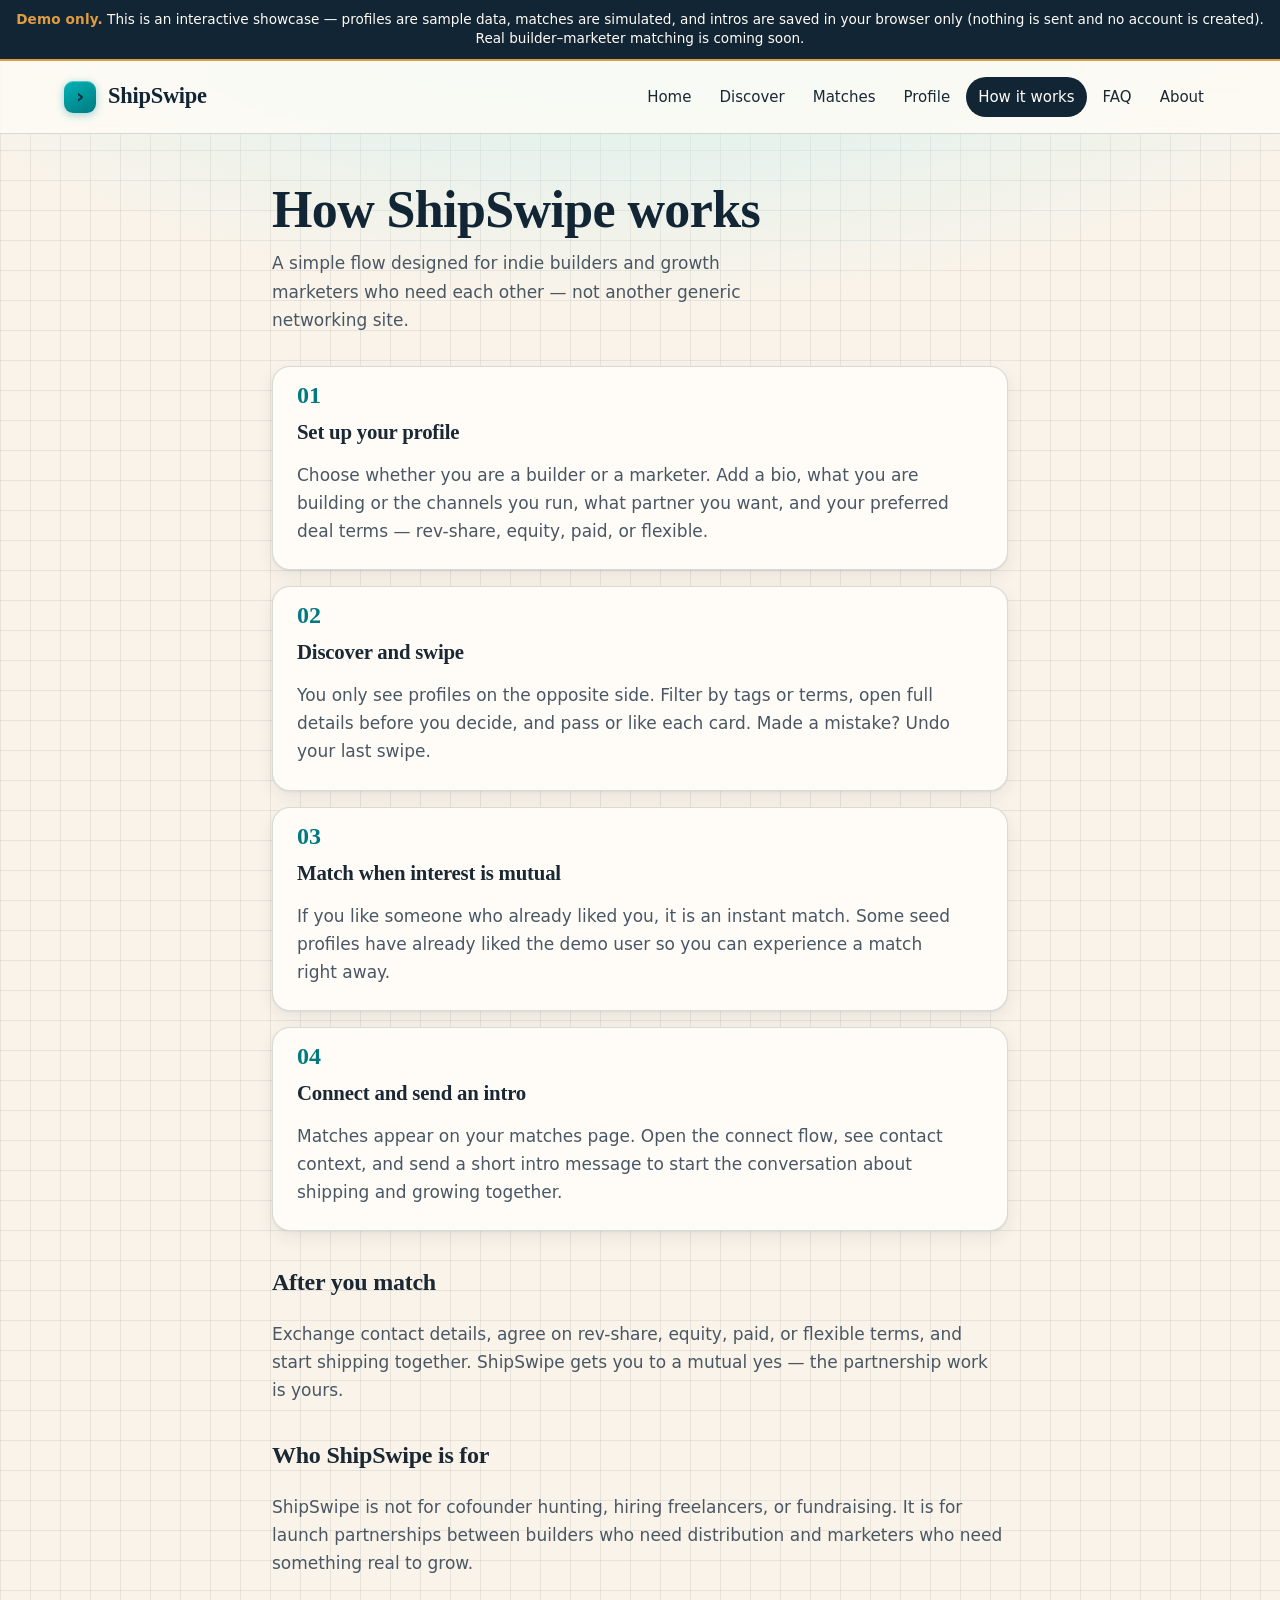
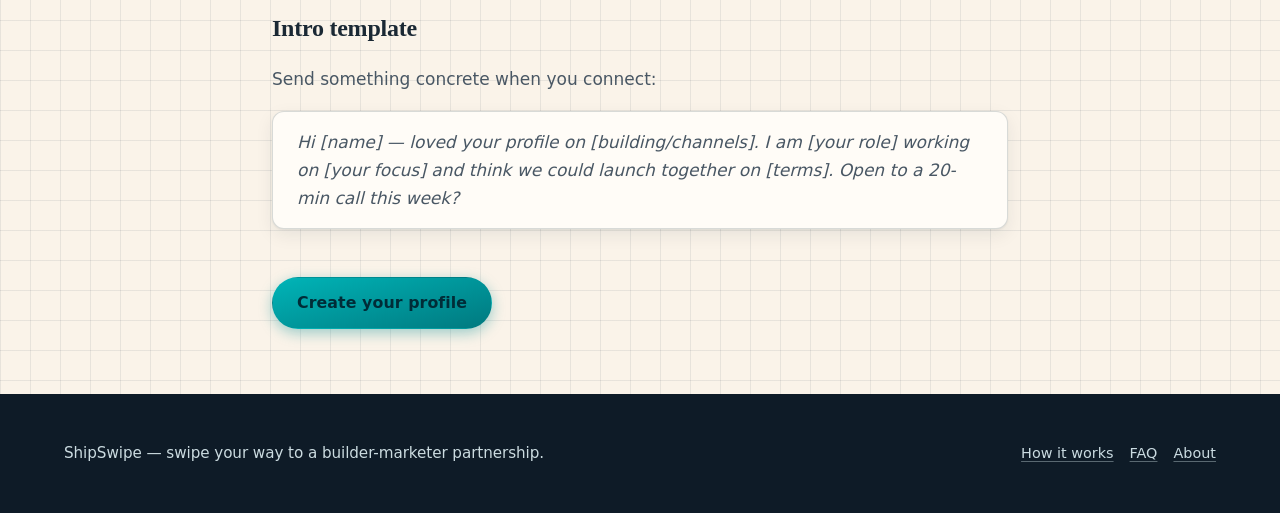
<file: how-it-works.html>
<!DOCTYPE html>
<html lang="en">
<head>
  <meta charset="UTF-8">
  <meta name="viewport" content="width=device-width, initial-scale=1.0">
  <meta name="description" content="Learn how ShipSwipe works: create a profile, swipe the opposite side, match on mutual likes, and connect with your launch partner.">
  <meta property="og:title" content="How ShipSwipe Works">
  <meta property="og:description" content="Step-by-step guide to matching builders with marketers on ShipSwipe.">
  <meta property="og:type" content="website">
  <meta property="og:url" content="how-it-works.html">
  <meta property="og:image" content="og-image.png">
  <meta property="og:image:width" content="1200">
  <meta property="og:image:height" content="630">
  <meta property="og:image:alt" content="ShipSwipe — You build it. They grow it.">
  <meta name="twitter:card" content="summary_large_image">
  <link rel="canonical" href="how-it-works.html">
  <title>How It Works — ShipSwipe</title>
  <link rel="icon" href="favicon.ico" sizes="any">
  <link rel="icon" href="favicon.svg" type="image/svg+xml">
  <link rel="stylesheet" href="styles.css">
  <script type="application/ld+json">
  {
    "@context": "https://schema.org",
    "@type": "HowTo",
    "name": "How ShipSwipe works",
    "step": [
      {
        "@type": "HowToStep",
        "position": 1,
        "name": "Set up your profile",
        "text": "Choose builder or marketer, add a bio, what you build or the channels you run, the partner you want, and deal terms."
      },
      {
        "@type": "HowToStep",
        "position": 2,
        "name": "Discover and swipe",
        "text": "See only the opposite side, filter by tags or terms, open full details, then pass or like each card."
      },
      {
        "@type": "HowToStep",
        "position": 3,
        "name": "Match when interest is mutual",
        "text": "Like someone who already liked you for an instant match."
      },
      {
        "@type": "HowToStep",
        "position": 4,
        "name": "Connect and send an intro",
        "text": "Open the connect flow on the matches page and send a short intro to start the conversation."
      }
    ]
  }
  </script>
</head>
<body>
  <a class="skip-link" href="#main">Skip to content</a>

  <header class="site-header">
    <div class="container header-inner">
      <a class="logo" href="index.html">
        <span class="logo-mark" aria-hidden="true"></span>
        ShipSwipe
      </a>
      <button type="button" class="nav-toggle" aria-controls="site-nav" aria-expanded="false" aria-label="Open menu">
        <span class="nav-toggle-bar" aria-hidden="true"></span>
        <span class="nav-toggle-bar" aria-hidden="true"></span>
        <span class="nav-toggle-bar" aria-hidden="true"></span>
      </button>
      <nav id="site-nav" class="site-nav" aria-label="Primary">
        <a href="index.html">Home</a>
        <a href="discover.html">Discover</a>
        <a href="matches.html">Matches</a>
        <a href="profile.html">Profile</a>
        <a href="how-it-works.html" aria-current="page">How it works</a>
        <a href="faq.html">FAQ</a>
        <a href="about.html">About</a>
      </nav>
    </div>
  </header>

  <main id="main">
    <div class="container content-page">
      <div class="page-intro">
        <h1>How ShipSwipe works</h1>
        <p>A simple flow designed for indie builders and growth marketers who need each other — not another generic networking site.</p>
      </div>

      <ol class="steps-list">
        <li class="step">
          <h2>Set up your profile</h2>
          <p>Choose whether you are a builder or a marketer. Add a bio, what you are building or the channels you run, what partner you want, and your preferred deal terms — rev-share, equity, paid, or flexible.</p>
        </li>
        <li class="step">
          <h2>Discover and swipe</h2>
          <p>You only see profiles on the opposite side. Filter by tags or terms, open full details before you decide, and pass or like each card. Made a mistake? Undo your last swipe.</p>
        </li>
        <li class="step">
          <h2>Match when interest is mutual</h2>
          <p>If you like someone who already liked you, it is an instant match. Some seed profiles have already liked the demo user so you can experience a match right away.</p>
        </li>
        <li class="step">
          <h2>Connect and send an intro</h2>
          <p>Matches appear on your matches page. Open the connect flow, see contact context, and send a short intro message to start the conversation about shipping and growing together.</p>
        </li>
      </ol>

      <section class="after-match-block" aria-labelledby="after-match-heading">
        <h2 id="after-match-heading">After you match</h2>
        <p>Exchange contact details, agree on rev-share, equity, paid, or flexible terms, and start shipping together. ShipSwipe gets you to a mutual yes — the partnership work is yours.</p>
      </section>

      <section class="qualifier-block" aria-labelledby="qualifier-heading">
        <h2 id="qualifier-heading">Who ShipSwipe is for</h2>
        <p>ShipSwipe is not for cofounder hunting, hiring freelancers, or fundraising. It is for launch partnerships between builders who need distribution and marketers who need something real to grow.</p>
      </section>

      <section class="intro-template-block" aria-labelledby="intro-template-heading">
        <h2 id="intro-template-heading">Intro template</h2>
        <p>Send something concrete when you connect:</p>
        <blockquote class="intro-template">
          <p>Hi [name] — loved your profile on [building/channels]. I am [your role] working on [your focus] and think we could launch together on [terms]. Open to a 20-min call this week?</p>
        </blockquote>
      </section>

      <p class="content-cta">
        <a href="index.html" class="btn btn-primary cta">Create your profile</a>
      </p>
    </div>
  </main>

  <footer class="site-footer">
    <div class="container footer-inner">
      <p>ShipSwipe — swipe your way to a builder-marketer partnership.</p>
      <nav class="footer-nav" aria-label="Footer">
        <a href="how-it-works.html">How it works</a>
        <a href="faq.html">FAQ</a>
        <a href="about.html">About</a>
      </nav>
    </div>
  </footer>

  <script src="app.js" defer></script>
</body>
</html>
</file>
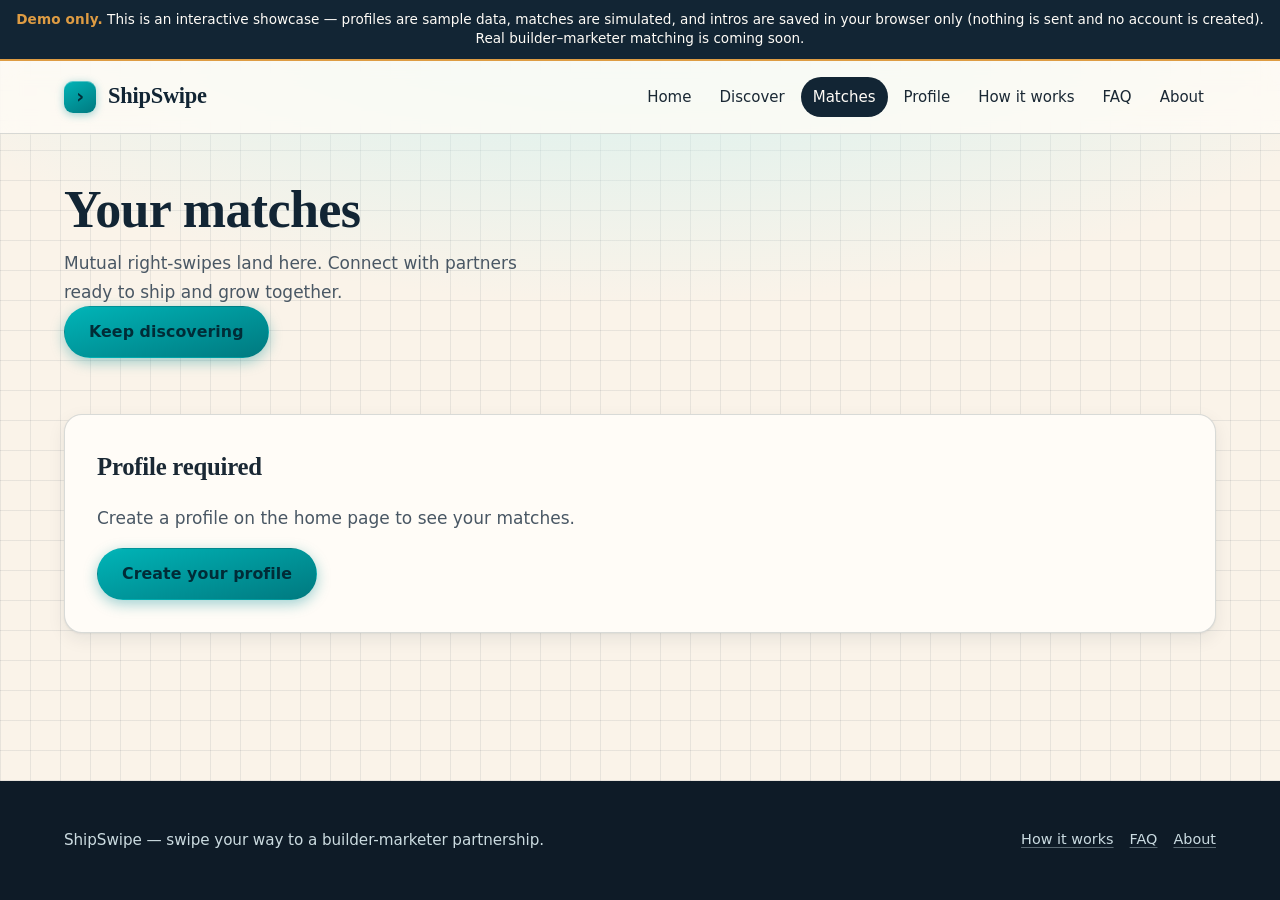
<file: matches.html>
<!DOCTYPE html>
<html lang="en">
<head>
  <meta charset="UTF-8">
  <meta name="viewport" content="width=device-width, initial-scale=1.0">
  <meta name="description" content="View your ShipSwipe matches and connect with builders or marketers who swiped right on you too.">
  <meta property="og:title" content="Matches — ShipSwipe">
  <meta property="og:description" content="View your mutual matches and connect with builders or marketers on ShipSwipe.">
  <meta property="og:type" content="website">
  <meta property="og:url" content="matches.html">
  <meta property="og:image" content="og-image.png">
  <meta property="og:image:width" content="1200">
  <meta property="og:image:height" content="630">
  <meta property="og:image:alt" content="ShipSwipe — You build it. They grow it.">
  <meta name="twitter:card" content="summary_large_image">
  <link rel="canonical" href="matches.html">
  <title>Matches — ShipSwipe</title>
  <link rel="icon" href="favicon.ico" sizes="any">
  <link rel="icon" href="favicon.svg" type="image/svg+xml">
  <link rel="stylesheet" href="styles.css">
</head>
<body>
  <a class="skip-link" href="#main">Skip to content</a>

  <header class="site-header">
    <div class="container header-inner">
      <a class="logo" href="index.html">
        <span class="logo-mark" aria-hidden="true"></span>
        ShipSwipe
      </a>
      <button type="button" class="nav-toggle" aria-controls="site-nav" aria-expanded="false" aria-label="Open menu">
        <span class="nav-toggle-bar" aria-hidden="true"></span>
        <span class="nav-toggle-bar" aria-hidden="true"></span>
        <span class="nav-toggle-bar" aria-hidden="true"></span>
      </button>
      <nav id="site-nav" class="site-nav" aria-label="Primary">
        <a href="index.html">Home</a>
        <a href="discover.html">Discover</a>
        <a href="matches.html" aria-current="page">Matches</a>
        <a href="profile.html">Profile</a>
        <a href="how-it-works.html">How it works</a>
        <a href="faq.html">FAQ</a>
        <a href="about.html">About</a>
      </nav>
    </div>
  </header>

  <main id="main">
    <div class="container matches-layout">
      <div class="page-intro">
        <h1>Your matches</h1>
        <p>Mutual right-swipes land here. Connect with partners ready to ship and grow together.</p>
        <a class="btn btn-primary" href="discover.html">Keep discovering</a>
      </div>

      <div id="need-profile" class="need-profile panel" hidden>
        <h2>Profile required</h2>
        <p>Create a profile on the home page to see your matches.</p>
        <a href="index.html" class="btn btn-primary">Create your profile</a>
      </div>

      <div id="matches-list" class="matches-list" aria-live="polite" data-matches-ui></div>

      <section id="connect-panel" class="connect-panel panel" aria-labelledby="connect-heading" hidden>
        <h2 id="connect-heading">Connect</h2>
        <p id="connect-contact" class="connect-contact"></p>
        <div class="form-field">
          <label for="intro-message">Intro message</label>
          <textarea id="intro-message" name="intro" rows="4" placeholder="Write a short intro to your match…"></textarea>
        </div>
        <div class="form-actions">
          <button type="button" class="btn btn-primary" data-action="send-intro">Send intro</button>
          <button type="button" class="btn btn-secondary" data-action="close-connect">Close</button>
        </div>
        <p id="intro-sent" class="intro-sent" role="status" hidden></p>
      </section>
    </div>
  </main>

  <footer class="site-footer">
    <div class="container footer-inner">
      <p>ShipSwipe — swipe your way to a builder-marketer partnership.</p>
      <nav class="footer-nav" aria-label="Footer">
        <a href="how-it-works.html">How it works</a>
        <a href="faq.html">FAQ</a>
        <a href="about.html">About</a>
      </nav>
    </div>
  </footer>

  <script src="app.js" defer></script>
</body>
</html>
</file>
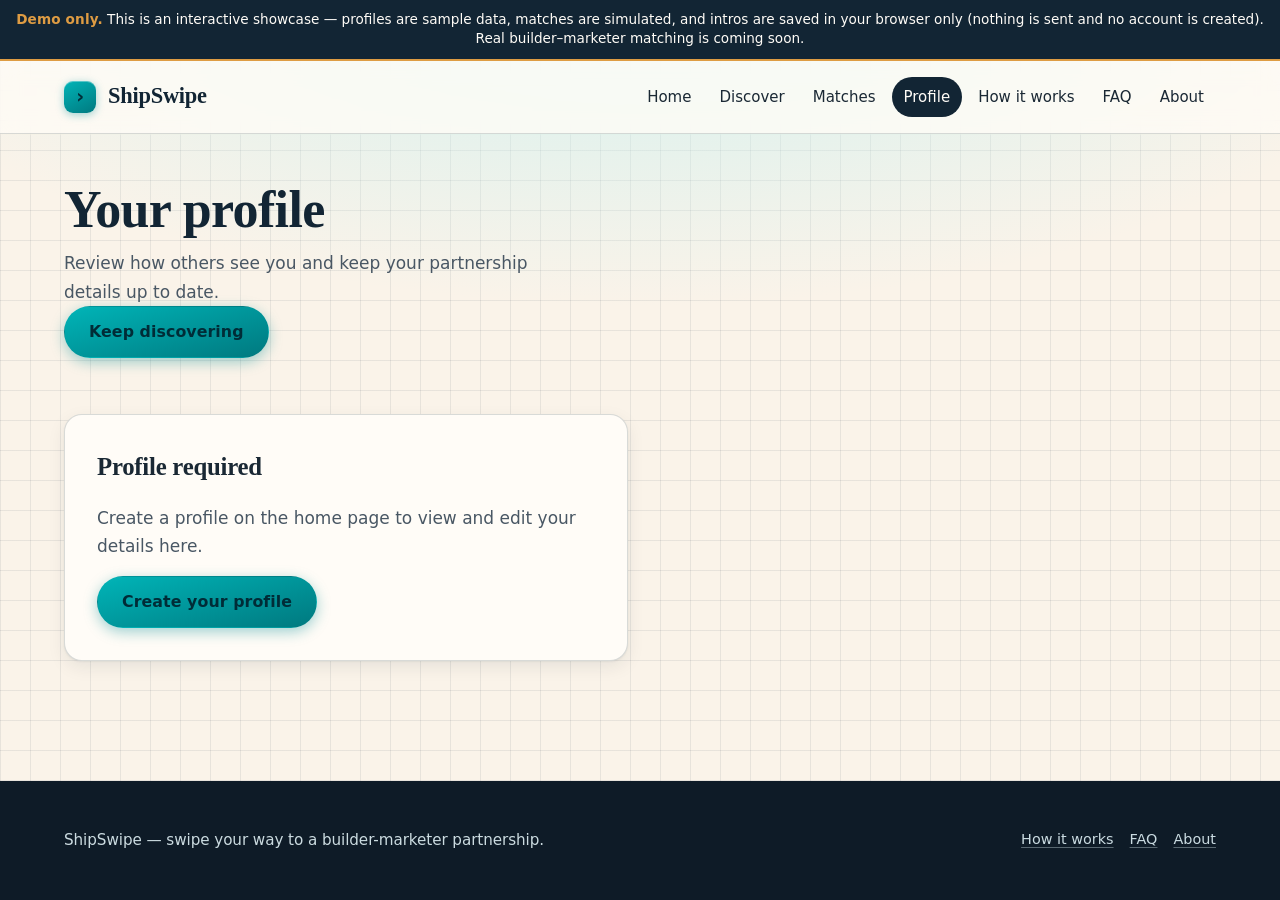
<file: profile.html>
<!DOCTYPE html>
<html lang="en">
<head>
  <meta charset="UTF-8">
  <meta name="viewport" content="width=device-width, initial-scale=1.0">
  <meta name="description" content="View and edit your ShipSwipe profile. Update your role, bio, building focus, partnership terms, and tags.">
  <meta property="og:title" content="Your Profile — ShipSwipe">
  <meta property="og:description" content="View and edit your ShipSwipe builder or marketer profile.">
  <meta property="og:type" content="website">
  <meta property="og:url" content="profile.html">
  <meta property="og:image" content="og-image.png">
  <meta property="og:image:width" content="1200">
  <meta property="og:image:height" content="630">
  <meta property="og:image:alt" content="ShipSwipe — You build it. They grow it.">
  <meta name="twitter:card" content="summary_large_image">
  <link rel="canonical" href="profile.html">
  <title>Your Profile — ShipSwipe</title>
  <link rel="icon" href="favicon.ico" sizes="any">
  <link rel="icon" href="favicon.svg" type="image/svg+xml">
  <link rel="stylesheet" href="styles.css">
</head>
<body>
  <a class="skip-link" href="#main">Skip to content</a>

  <header class="site-header">
    <div class="container header-inner">
      <a class="logo" href="index.html">
        <span class="logo-mark" aria-hidden="true"></span>
        ShipSwipe
      </a>
      <button type="button" class="nav-toggle" aria-controls="site-nav" aria-expanded="false" aria-label="Open menu">
        <span class="nav-toggle-bar" aria-hidden="true"></span>
        <span class="nav-toggle-bar" aria-hidden="true"></span>
        <span class="nav-toggle-bar" aria-hidden="true"></span>
      </button>
      <nav id="site-nav" class="site-nav" aria-label="Primary">
        <a href="index.html">Home</a>
        <a href="discover.html">Discover</a>
        <a href="matches.html">Matches</a>
        <a href="profile.html" aria-current="page">Profile</a>
        <a href="how-it-works.html">How it works</a>
        <a href="faq.html">FAQ</a>
        <a href="about.html">About</a>
      </nav>
    </div>
  </header>

  <main id="main">
    <div class="container profile-layout">
      <div class="page-intro">
        <h1>Your profile</h1>
        <p>Review how others see you and keep your partnership details up to date.</p>
        <a class="btn btn-primary" href="discover.html">Keep discovering</a>
      </div>

      <div id="need-profile" class="need-profile panel" hidden>
        <h2>Profile required</h2>
        <p>Create a profile on the home page to view and edit your details here.</p>
        <a href="index.html" class="btn btn-primary">Create your profile</a>
      </div>

      <section id="profile-view" class="panel profile-view" aria-live="polite" data-profile-ui></section>

      <section class="panel" aria-labelledby="edit-heading" data-profile-ui>
        <h2 id="edit-heading">Edit profile</h2>
        <form id="profile-edit-form">
          <fieldset class="role-fieldset">
            <legend>Role</legend>
            <div class="role-options">
              <div class="role-option">
                <input type="radio" name="edit-role" id="edit-role-builder" value="builder">
                <label for="edit-role-builder">Builder</label>
              </div>
              <div class="role-option">
                <input type="radio" name="edit-role" id="edit-role-marketer" value="marketer">
                <label for="edit-role-marketer">Marketer</label>
              </div>
            </div>
          </fieldset>

          <div class="form-field">
            <label for="edit-name">Name</label>
            <input type="text" id="edit-name" name="name" required autocomplete="name">
          </div>

          <div class="form-field">
            <label for="edit-label">Headline</label>
            <input type="text" id="edit-label" name="label" placeholder="Indie SaaS Builder">
          </div>

          <div class="form-field">
            <label for="edit-bio">Bio</label>
            <textarea id="edit-bio" name="bio" rows="3"></textarea>
          </div>

          <div class="form-field">
            <label for="edit-building">What are you building?</label>
            <input type="text" id="edit-building" name="building" placeholder="e.g. B2B invoicing tool">
          </div>

          <div class="form-field">
            <label for="edit-looking">Looking for</label>
            <input type="text" id="edit-looking" name="lookingFor" placeholder="The partner you want">
          </div>

          <div class="form-field">
            <label for="edit-terms">Partnership terms</label>
            <select id="edit-terms" name="terms">
              <option value="rev-share">Rev-share</option>
              <option value="equity">Equity</option>
              <option value="paid">Paid</option>
              <option value="flexible">Flexible</option>
            </select>
          </div>

          <div class="form-field">
            <label for="edit-tags">Tags (comma-separated)</label>
            <input type="text" id="edit-tags" name="tags">
          </div>

          <div class="form-field">
            <label for="edit-links">Links (labels only, comma-separated)</label>
            <input type="text" id="edit-links" name="links" placeholder="Product Hunt, Newsletter">
          </div>

          <div class="form-actions">
            <button type="submit" class="btn btn-primary">Save changes</button>
          </div>
        </form>
      </section>
    </div>
  </main>

  <footer class="site-footer">
    <div class="container footer-inner">
      <p>ShipSwipe — swipe your way to a builder-marketer partnership.</p>
      <nav class="footer-nav" aria-label="Footer">
        <a href="how-it-works.html">How it works</a>
        <a href="faq.html">FAQ</a>
        <a href="about.html">About</a>
      </nav>
    </div>
  </footer>

  <script src="app.js" defer></script>
</body>
</html>
</file>
<file: styles.css>
/* ShipSwipe — "Night Shift" visual identity
   A dark-first, nautical-editorial system for builders who ship after hours.
   Deep ink-navy base, sea-glass teal as the single highlight, warm brass for
   match/like energy. Refined SYSTEM SERIF display (Iowan Old Style / Palatino),
   humanist sans body. Soft layered depth, a faint chart-grid, tactile deck physics.
   Colors authored in oklch. Light + dark are first-class. No web fonts, no externals. */

*,
*::before,
*::after {
  box-sizing: border-box;
}

:root {
  color-scheme: light dark;

  /* ---------- LIGHT: "day watch" — warm sand parchment ---------- */
  --bg:            oklch(0.967 0.015 78);     /* warm sand */
  --bg-tint:       oklch(0.935 0.022 76);     /* deeper sand panel */
  --surface:       oklch(0.992 0.008 85);     /* near-white card */
  --surface-raised:oklch(0.999 0.004 90);
  --ink:           oklch(0.255 0.038 245);    /* deep ink-navy */
  --ink-2:         oklch(0.34 0.04 244);
  --text:          oklch(0.27 0.03 246);
  --text-muted:    oklch(0.45 0.028 246);

  /* sea-glass teal — the one highlight */
  --teal:          oklch(0.7 0.118 197);
  --teal-deep:     oklch(0.52 0.1 200);
  --teal-ink:      oklch(0.27 0.05 220);
  --teal-tint:     oklch(0.93 0.04 197);
  --on-teal-tint:  oklch(0.3 0.06 215);     /* dark text on light teal tint */

  /* brass / amber — match + like energy (the warm counter-note) */
  --brass:         oklch(0.74 0.13 71);
  --brass-deep:    oklch(0.6 0.13 60);
  --brass-ink:     oklch(0.3 0.07 60);

  /* functional roles */
  --primary:        var(--teal);
  --primary-hover:  var(--teal-deep);
  --primary-text:   oklch(0.5 0.1 205);       /* readable teal link ink on sand */
  --primary-text-hover: oklch(0.4 0.1 210);
  --accent:         var(--brass);

  --pass:        var(--bg-tint);
  --pass-hover:  oklch(0.9 0.025 75);
  --like:        var(--brass);
  --like-hover:  var(--brass-deep);
  --success:     oklch(0.5 0.11 160);
  --success-bg:  oklch(0.5 0.11 160 / 0.12);

  --border:       oklch(0.255 0.038 245 / 0.16);
  --border-strong:oklch(0.255 0.038 245 / 0.4);
  --border-soft:  oklch(0.255 0.038 245 / 0.08);

  /* layered, diffuse depth instead of hard sticker offsets */
  --shadow:       0 1px 2px oklch(0.255 0.038 245 / 0.06),
                  0 6px 18px oklch(0.255 0.038 245 / 0.08);
  --shadow-hover: 0 2px 4px oklch(0.255 0.038 245 / 0.08),
                  0 18px 40px oklch(0.255 0.038 245 / 0.16);
  --shadow-soft:  0 10px 30px oklch(0.255 0.038 245 / 0.1);
  --shadow-deck:  0 24px 50px oklch(0.255 0.038 245 / 0.18);

  --ring: 0 0 0 3px var(--surface), 0 0 0 6px var(--teal);

  --radius:    18px;
  --radius-sm: 12px;

  --font: ui-sans-serif, system-ui, -apple-system, "Segoe UI", Roboto, "Helvetica Neue", Arial, sans-serif;
  /* SYSTEM SERIF display — the deliberate anti-mono choice */
  --font-display: "Iowan Old Style", "Palatino Linotype", Palatino, "Book Antiqua",
                  "Hoefler Text", "Sorts Mill Goudy", Spectral, Georgia, "Times New Roman", serif;

  --anim-fast: 0.16s;
  --anim-base: 0.32s;
  --ease: cubic-bezier(0.22, 1, 0.36, 1);
  --ease-back: cubic-bezier(0.34, 1.4, 0.5, 1);

  --max-width: 72rem;
  --space-1: 0.25rem;
  --space-2: 0.5rem;
  --space-3: 0.75rem;
  --space-4: 1rem;
  --space-5: 1.5rem;
  --space-6: 2rem;
  --space-8: 3rem;
}

html {
  font-size: 100%;
  scroll-behavior: smooth;
}

body {
  margin: 0;
  min-height: 100vh;
  display: flex;
  flex-direction: column;
  font-family: var(--font);
  font-size: 1.0625rem;
  line-height: 1.65;
  color: var(--text);
  background-color: var(--bg);
  /* faint nautical chart grid + a soft horizon glow */
  background-image:
    radial-gradient(120% 80% at 50% -10%, var(--teal-tint) 0%, transparent 55%),
    linear-gradient(var(--border-soft) 1px, transparent 1px),
    linear-gradient(90deg, var(--border-soft) 1px, transparent 1px);
  background-size: 100% 100%, 30px 30px, 30px 30px;
  background-attachment: fixed, scroll, scroll;
  -webkit-font-smoothing: antialiased;
}

img,
svg {
  max-width: 100%;
  display: block;
}

a {
  color: var(--primary-text);
  text-decoration-thickness: 1px;
  text-underline-offset: 3px;
  text-decoration-color: color-mix(in oklab, var(--primary-text) 45%, transparent);
  transition: color var(--anim-fast) var(--ease), text-decoration-color var(--anim-fast) var(--ease);
}

a:hover {
  color: var(--primary-text-hover);
  text-decoration-color: currentColor;
}

::selection {
  background: var(--teal);
  color: var(--teal-ink);
}

.skip-link {
  position: absolute;
  top: var(--space-2);
  left: var(--space-2);
  padding: var(--space-2) var(--space-4);
  background: var(--ink);
  color: var(--surface);
  border-radius: var(--radius-sm);
  transform: translateY(-200%);
  z-index: 100;
  font-weight: 600;
  text-decoration: none;
}

.skip-link:focus {
  transform: translateY(0);
}

.container {
  width: min(100% - 2rem, var(--max-width));
  margin-inline: auto;
}

/* ---------- Header ---------- */
.site-header {
  background: color-mix(in oklab, var(--surface) 80%, transparent);
  backdrop-filter: saturate(1.4) blur(10px);
  -webkit-backdrop-filter: saturate(1.4) blur(10px);
  border-bottom: 1px solid var(--border);
  position: sticky;
  top: 0;
  z-index: 40;
}

.header-inner {
  display: flex;
  align-items: center;
  justify-content: space-between;
  gap: var(--space-4);
  padding-block: var(--space-4);
}

.logo {
  display: inline-flex;
  align-items: center;
  gap: var(--space-3);
  font-family: var(--font-display);
  font-weight: 600;
  font-size: 1.4rem;
  letter-spacing: -0.01em;
  color: var(--ink);
  text-decoration: none;
}

.logo-mark {
  width: 2rem;
  height: 2rem;
  border-radius: 9px;
  background: linear-gradient(150deg, var(--teal) 0%, var(--teal-deep) 100%);
  box-shadow: inset 0 1px 0 oklch(1 0 0 / 0.35), 0 2px 8px oklch(0.6 0.1 200 / 0.4);
  position: relative;
}

.logo-mark::after {
  content: "›";
  position: absolute;
  inset: 0;
  display: grid;
  place-items: center;
  font-family: var(--font);
  font-weight: 700;
  font-size: 1.2rem;
  color: var(--teal-ink);
  line-height: 1;
}

.nav-toggle {
  display: none;
  flex-direction: column;
  justify-content: center;
  gap: 0.32rem;
  width: 2.85rem;
  height: 2.85rem;
  padding: var(--space-2);
  border: 1px solid var(--border-strong);
  border-radius: var(--radius-sm);
  background: var(--surface);
  cursor: pointer;
}

.nav-toggle-bar {
  display: block;
  width: 100%;
  height: 2px;
  background: var(--ink);
  border-radius: 1px;
}

.nav-toggle:focus-visible {
  outline: 3px solid var(--teal);
  outline-offset: 2px;
}

.site-nav {
  display: flex;
  flex-wrap: wrap;
  gap: var(--space-1);
}

@media (max-width: 47.99rem) {
  .nav-toggle {
    display: flex;
  }

  .site-nav {
    display: none;
    position: absolute;
    top: 100%;
    right: 0;
    left: 0;
    flex-direction: column;
    padding: var(--space-4);
    background: var(--surface);
    border-bottom: 1px solid var(--border);
    box-shadow: var(--shadow-soft);
    z-index: 50;
  }

  .header-inner {
    position: relative;
    flex-wrap: wrap;
  }

  .site-nav.is-open {
    display: flex;
  }
}

.site-nav a {
  padding: var(--space-2) var(--space-3);
  border-radius: 999px;
  color: var(--text);
  text-decoration: none;
  font-size: 0.9375rem;
  font-weight: 500;
  transition: background-color var(--anim-fast) var(--ease), color var(--anim-fast) var(--ease);
}

.site-nav a:hover {
  background: var(--teal-tint);
  color: var(--on-teal-tint);
}

.site-nav a[aria-current="page"] {
  background: var(--ink);
  color: var(--surface);
}

main {
  flex: 1;
  padding-block: var(--space-8);
}

.site-footer {
  margin-top: auto;
  padding-block: var(--space-6);
  /* fixed deep-navy band in BOTH modes — not tied to --ink which flips in dark */
  background: oklch(0.215 0.03 248);
  color: oklch(0.88 0.018 220);
  font-size: 0.95rem;
}

/* ---------- Headings / display type ---------- */
h1,
h2,
h3,
h4,
h5,
h6 {
  text-wrap: balance;
}

p,
li,
blockquote,
figcaption {
  text-wrap: pretty;
}

h1,
.hero-copy h1,
.section-block h2,
.card-name,
.stat-value {
  font-family: var(--font-display);
  font-weight: 600;
  letter-spacing: -0.01em;
  line-height: 1.1;
}

.page-intro {
  margin-bottom: var(--space-6);
}

.page-intro h1 {
  margin: 0 0 var(--space-3);
  font-family: var(--font-display);
  font-weight: 600;
  letter-spacing: -0.012em;
  font-size: clamp(2.25rem, 5vw, 3.25rem);
  line-height: 1.06;
  color: var(--ink);
}

.page-intro p {
  margin: 0;
  color: var(--text-muted);
  max-width: 46ch;
  font-size: 1.0625rem;
}

/* ---------- Hero ---------- */
.hero-grid {
  display: grid;
  gap: var(--space-6);
}

/* ---------- Simplified hero (single clear message + one quick start) ---------- */
.hero-simple {
  display: flex;
  flex-direction: column;
  align-items: flex-start;
  text-align: left;
  padding-top: var(--space-7);
  padding-bottom: var(--space-7);
  max-width: 44rem;
}

.hero-simple h1 {
  margin: 0 0 var(--space-4);
  font-size: clamp(2.75rem, 8vw, 5rem);
  line-height: 1.02;
  letter-spacing: -0.02em;
  color: var(--ink);
}

.hero-tagline {
  margin: 0 0 var(--space-6);
  font-size: clamp(1.1rem, 2.4vw, 1.4rem);
  line-height: 1.5;
  color: var(--text);
  max-width: 36ch;
  text-wrap: pretty;
}

.hero-tagline strong {
  color: var(--teal-deep);
  font-weight: 700;
}

.hero-cta-row {
  display: flex;
  flex-wrap: wrap;
  gap: var(--space-3);
  align-items: center;
}

.hero-cta-row .cta {
  margin: 0;
}

.section-lead {
  margin: 0 0 var(--space-5);
}

.panel-sub {
  margin: 0 0 var(--space-5);
  color: var(--text-muted);
  font-size: 0.95rem;
}

@media (min-width: 48rem) {
  .hero-grid {
    grid-template-columns: 1.08fr 0.92fr;
    align-items: start;
    gap: var(--space-8);
  }
}

.hero-copy .eyebrow {
  display: inline-flex;
  align-items: center;
  margin: 0 0 var(--space-5);
  padding: 0.35rem 0.85rem;
  font-size: 0.8125rem;
  font-weight: 600;
  letter-spacing: 0.04em;
  text-transform: uppercase;
  color: var(--on-teal-tint);
  background: var(--teal-tint);
  border: 1px solid color-mix(in oklab, var(--teal) 35%, transparent);
  border-radius: 999px;
}

.hero-copy .eyebrow::before {
  content: "";
  width: 0.45rem;
  height: 0.45rem;
  margin-right: 0.5rem;
  border-radius: 50%;
  background: var(--teal-deep);
}

.hero-copy h1 {
  margin: 0 0 var(--space-4);
  font-size: clamp(2.75rem, 7vw, 4.75rem);
  line-height: 1.02;
  color: var(--ink);
}

.hero-copy .lead {
  margin: 0 0 var(--space-5);
  color: var(--text);
  font-size: 1.2rem;
  max-width: 48ch;
}

.hero-copy .lead-static {
  color: var(--text-muted);
}

.cta-reassure,
.cta-qualifier {
  margin: var(--space-3) 0 0;
  font-size: 0.9375rem;
  color: var(--text-muted);
  max-width: 48ch;
}

.cta-reassure {
  color: var(--text);
  font-weight: 600;
}

/* ---------- Segment cards ---------- */
.segment-cards {
  display: grid;
  gap: var(--space-4);
  margin: var(--space-5) 0;
}

@media (min-width: 36rem) {
  .segment-cards {
    grid-template-columns: 1fr 1fr;
  }
}

.segment-card {
  padding: var(--space-5);
  background: var(--surface);
  border: 1px solid var(--border);
  border-radius: var(--radius);
  box-shadow: var(--shadow);
  transition: transform var(--anim-base) var(--ease), box-shadow var(--anim-base) var(--ease);
}

.segment-card:nth-child(1) {
  border-top: 3px solid var(--teal);
}

.segment-card:nth-child(2) {
  border-top: 3px solid var(--brass);
}

.segment-card:hover {
  transform: translateY(-4px);
  box-shadow: var(--shadow-hover);
}

.segment-card h2 {
  margin: 0 0 var(--space-2);
  font-family: var(--font-display);
  font-weight: 600;
  font-size: 1.2rem;
  letter-spacing: -0.01em;
}

.segment-card p {
  margin: 0;
  font-size: 0.95rem;
  color: var(--text-muted);
}

/* ---------- Stats ---------- */
.stats-grid {
  display: grid;
  gap: var(--space-4);
  grid-template-columns: repeat(auto-fit, minmax(10rem, 1fr));
}

.stat {
  padding: var(--space-6) var(--space-5);
  background: var(--surface);
  border: 1px solid var(--border);
  border-radius: var(--radius);
  text-align: center;
  box-shadow: var(--shadow);
  transition: transform var(--anim-base) var(--ease), box-shadow var(--anim-base) var(--ease);
}

.stat:nth-child(2) {
  background: linear-gradient(160deg, var(--ink) 0%, var(--ink-2) 100%);
  border-color: transparent;
}

.stat:hover {
  transform: translateY(-4px);
  box-shadow: var(--shadow-hover);
}

.stat-value {
  margin: 0 0 var(--space-2);
  font-family: var(--font-display);
  font-size: 2.6rem;
  font-weight: 600;
  letter-spacing: -0.02em;
  color: var(--ink);
  line-height: 1;
}

.stat:nth-child(2) .stat-value {
  color: var(--teal);
}

.stat-label {
  margin: 0;
  font-size: 0.9375rem;
  color: var(--text-muted);
}

.stat:nth-child(2) .stat-label {
  color: oklch(0.86 0.02 220);
}

/* ---------- Misc content ---------- */
.need-profile {
  margin-bottom: var(--space-5);
}

.need-profile h2 {
  margin: 0 0 var(--space-3);
  font-family: var(--font-display);
  font-weight: 600;
  font-size: 1.4rem;
}

.need-profile p {
  margin: 0 0 var(--space-4);
  color: var(--text-muted);
}

.intro-sent {
  margin: var(--space-4) 0 0;
  padding: var(--space-3) var(--space-4);
  background: var(--success-bg);
  color: var(--success);
  border: 1px solid color-mix(in oklab, var(--success) 40%, transparent);
  border-radius: var(--radius-sm);
  font-weight: 600;
}

.modal-close {
  position: absolute;
  top: var(--space-3);
  right: var(--space-3);
  width: 2.2rem;
  height: 2.2rem;
  border: 1px solid var(--border);
  border-radius: 50%;
  background: var(--bg-tint);
  color: var(--text);
  font-size: 1.3rem;
  line-height: 1;
  cursor: pointer;
  transition: background-color var(--anim-fast) var(--ease), color var(--anim-fast) var(--ease);
}

.modal-close:hover {
  background: var(--brass);
  color: var(--brass-ink);
}

.modal-card {
  position: relative;
}

.profile-complete-prompt {
  margin: var(--space-4) 0 0;
  padding: var(--space-3) var(--space-4);
  background: var(--bg-tint);
  border: 1px solid var(--border);
  border-left: 3px solid var(--brass);
  border-radius: var(--radius-sm);
  color: var(--text);
  font-size: 0.9375rem;
}

.feature-list {
  margin: 0 0 var(--space-5);
  padding: 0;
  list-style: none;
  display: grid;
  gap: var(--space-2);
}

.feature-list li {
  position: relative;
  padding: var(--space-3) var(--space-4) var(--space-3) 2.8rem;
  background: var(--surface);
  border: 1px solid var(--border);
  border-radius: var(--radius-sm);
  box-shadow: var(--shadow);
  font-size: 1rem;
}

.feature-list li::before {
  content: "";
  position: absolute;
  left: 1rem;
  top: 50%;
  width: 0.95rem;
  height: 0.95rem;
  transform: translateY(-50%);
  border-radius: 50%;
  background: var(--teal);
  box-shadow: inset 0 0 0 0.18rem var(--surface), 0 0 0 1px var(--teal-deep);
}

/* ---------- Panel (forms) ---------- */
.panel {
  background: var(--surface);
  border: 1px solid var(--border);
  border-radius: var(--radius);
  box-shadow: var(--shadow);
  padding: var(--space-6);
}

.panel h2 {
  margin: 0 0 var(--space-4);
  font-family: var(--font-display);
  font-weight: 600;
  font-size: 1.55rem;
  letter-spacing: -0.01em;
}

.role-fieldset {
  margin: 0 0 var(--space-5);
  padding: 0;
  border: 0;
}

.role-fieldset legend {
  font-weight: 600;
  margin-bottom: var(--space-3);
  color: var(--text);
}

.role-options {
  display: flex;
  flex-wrap: wrap;
  gap: var(--space-3);
}

.role-option {
  flex: 1 1 10rem;
}

.role-option input {
  position: absolute;
  opacity: 0;
  pointer-events: none;
}

.role-option label {
  display: block;
  padding: var(--space-4);
  border: 1px solid var(--border-strong);
  border-radius: var(--radius-sm);
  background: var(--surface);
  cursor: pointer;
  text-align: center;
  font-weight: 600;
  transition: transform var(--anim-base) var(--ease), border-color var(--anim-fast) var(--ease), background-color var(--anim-fast) var(--ease), color var(--anim-fast) var(--ease);
}

.role-option label:hover {
  transform: translateY(-2px);
  border-color: var(--teal);
}

.role-option input:checked + label {
  background: var(--teal);
  color: var(--teal-ink);
  border-color: var(--teal-deep);
}

.role-option input:focus-visible + label {
  outline: 3px solid var(--teal);
  outline-offset: 2px;
}

.form-field {
  margin-bottom: var(--space-4);
}

.form-field label {
  display: block;
  margin-bottom: var(--space-2);
  font-size: 0.875rem;
  font-weight: 600;
  color: var(--text);
}

.form-field input,
.form-field textarea,
.form-field select {
  width: 100%;
  padding: var(--space-3);
  border: 1px solid var(--border-strong);
  border-radius: var(--radius-sm);
  font: inherit;
  color: var(--text);
  background: var(--surface-raised);
  transition: border-color var(--anim-fast) var(--ease), box-shadow var(--anim-fast) var(--ease);
}

.form-field input::placeholder,
.form-field textarea::placeholder {
  color: var(--text-muted);
}

.form-field input:focus-visible,
.form-field textarea:focus-visible,
.form-field select:focus-visible {
  outline: none;
  border-color: var(--teal);
  box-shadow: 0 0 0 3px color-mix(in oklab, var(--teal) 35%, transparent);
}

.form-actions {
  display: flex;
  flex-wrap: wrap;
  gap: var(--space-3);
}

/* ---------- Buttons ---------- */
.btn {
  display: inline-flex;
  align-items: center;
  justify-content: center;
  gap: var(--space-2);
  padding: var(--space-3) var(--space-5);
  border: 1px solid transparent;
  border-radius: 999px;
  font-family: var(--font);
  font-size: 0.9875rem;
  font-weight: 600;
  letter-spacing: 0.005em;
  cursor: pointer;
  text-decoration: none;
  transition: transform var(--anim-base) var(--ease-back), box-shadow var(--anim-base) var(--ease), background-color var(--anim-fast) var(--ease), color var(--anim-fast) var(--ease), border-color var(--anim-fast) var(--ease);
}

.btn:hover {
  transform: translateY(-2px);
}

.btn:active {
  transform: translateY(0);
}

.btn:focus-visible {
  outline: 3px solid var(--teal);
  outline-offset: 2px;
}

.btn-primary {
  background: linear-gradient(165deg, var(--teal) 0%, var(--teal-deep) 100%);
  color: var(--teal-ink);
  box-shadow: 0 4px 14px oklch(0.6 0.1 200 / 0.4);
}

.btn-primary:hover {
  box-shadow: 0 8px 22px oklch(0.6 0.1 200 / 0.5);
  color: var(--teal-ink);
}

.btn-secondary {
  background: var(--surface);
  color: var(--ink);
  border-color: var(--border-strong);
  box-shadow: var(--shadow);
}

.btn-secondary:hover {
  background: var(--bg-tint);
  border-color: var(--teal);
}

/* ---------- Discover deck ---------- */
.discover-layout {
  display: grid;
  gap: var(--space-5);
  justify-items: center;
}

.deck-context {
  width: min(100%, 25rem);
  margin: 0;
  padding: var(--space-2) var(--space-4);
  border-radius: 999px;
  background: var(--bg-tint);
  border: 1px solid var(--border);
  color: var(--text-muted);
  font-size: 0.9rem;
  text-align: center;
}

.decktransform {
  transform: translateZ(0);
}

.deck {
  position: relative;
  width: min(100%, 25rem);
  min-height: 24rem;
  transform: translateZ(0);
}

/* stacked cards behind = a physical deck */
.deck::before,
.deck::after {
  content: "";
  position: absolute;
  inset: 0;
  background: var(--surface);
  border: 1px solid var(--border);
  border-radius: var(--radius);
  box-shadow: var(--shadow);
  z-index: 0;
  pointer-events: none;
}

.deck::before {
  transform: translateY(22px) scale(0.9) rotate(2.2deg);
  transform-origin: bottom center;
  opacity: 0.45;
}

.deck::after {
  transform: translateY(11px) scale(0.95) rotate(-1.4deg);
  transform-origin: bottom center;
  opacity: 0.7;
}

/* No card in the deck (empty/seen-everyone state) = no phantom stack frames behind the
   empty-state message. `:empty` matches exactly when app.js has cleared deckElement. */
.deck:empty::before,
.deck:empty::after {
  display: none;
}

.card {
  position: relative;
  z-index: 1;
  background: var(--surface);
  border: 1px solid var(--border);
  border-radius: var(--radius);
  box-shadow: var(--shadow-deck);
  padding: var(--space-6);
  /* tiny rest tilt — it reads as a physical card you can flick */
  transform: translateY(0) rotate(-0.7deg);
  opacity: 1;
  cursor: grab;
  transition: transform var(--anim-base) var(--ease), box-shadow var(--anim-base) var(--ease), opacity var(--anim-base) var(--ease);
  animation: card-enter 0.42s var(--ease-back);
}

.card:active {
  cursor: grabbing;
}

/* top-edge accent rail */
.card::before {
  content: "";
  position: absolute;
  top: 0;
  left: var(--space-6);
  right: var(--space-6);
  height: 3px;
  border-radius: 0 0 3px 3px;
  background: linear-gradient(90deg, var(--teal), var(--brass));
}

.card:hover {
  transform: translateY(-8px) rotate(0deg) scale(1.012);
  box-shadow: var(--shadow-hover);
}

.card.is-swiping-pass {
  animation: swipe-out-left 0.42s var(--ease) forwards;
  pointer-events: none;
}

.card.is-swiping-like {
  animation: swipe-out-right 0.42s var(--ease) forwards;
  pointer-events: none;
}

.card-header {
  display: flex;
  gap: var(--space-4);
  align-items: center;
  margin-bottom: var(--space-5);
}

.card-identity {
  min-width: 0;
}

/* Narrow cards: the absolute top-right "Already liked you" badge would otherwise overlap a
   wrapped name. Reserve room for it only when the badge is present and only at small widths,
   so the desktop one-line layout is untouched (and the body-injected badge in the
   design-badge-prominent check is never a `.card` descendant, so this can't affect it). */
@media (max-width: 26rem) {
  .card:has(.card-badge) .card-identity {
    padding-right: 6.5rem;
  }
}

.card-name {
  margin: 0;
  font-size: 2rem;
  line-height: 1.1;
  letter-spacing: -0.018em;
  text-wrap: balance;
  color: var(--ink);
}

.card-label {
  margin: var(--space-2) 0 0;
  color: var(--teal-deep);
  font-size: 0.8rem;
  font-weight: 700;
  letter-spacing: 0.11em;
  text-transform: uppercase;
}

.card-bio {
  margin: 0 0 var(--space-5);
  max-width: 42ch;
  color: var(--text);
  font-size: 1rem;
  line-height: 1.55;
  text-wrap: pretty;
}

.card-badge {
  position: absolute;
  top: var(--space-4);
  right: var(--space-4);
  z-index: 3;
  display: inline-flex;
  align-items: center;
  gap: 0.4em;
  margin: 0;
  padding: 0.42rem 0.85rem;
  background: linear-gradient(165deg, var(--brass) 0%, var(--brass-deep) 100%);
  color: var(--brass-ink);
  border-radius: 999px;
  font-size: 0.8125rem;
  font-weight: 700;
  letter-spacing: 0.01em;
  box-shadow:
    inset 0 1px 0 oklch(1 0 0 / 0.4),
    0 6px 16px oklch(0.6 0.13 60 / 0.4);
  animation: badge-pulse 2.4s var(--ease) infinite;
}

/* a small filled heart mark before the text */
.card-badge::before {
  content: "♥";
  font-size: 0.95em;
  line-height: 1;
}

@keyframes badge-pulse {
  0%, 100% { box-shadow: inset 0 1px 0 oklch(1 0 0 / 0.4), 0 6px 16px oklch(0.6 0.13 60 / 0.4); }
  50%      { box-shadow: inset 0 1px 0 oklch(1 0 0 / 0.4), 0 6px 22px oklch(0.6 0.13 60 / 0.62); }
}

.avatar {
  --avatar-hue: 200;
  flex-shrink: 0;
  width: 5.5rem;
  height: 5.5rem;
  border-radius: 20px;
  display: grid;
  place-items: center;
  position: relative;
  font-family: var(--font-display);
  font-weight: 600;
  font-size: 2.1rem;
  letter-spacing: 0.01em;
  color: oklch(0.24 0.05 var(--avatar-hue));
  background: linear-gradient(150deg,
    oklch(0.86 0.1 var(--avatar-hue)) 0%,
    oklch(0.7 0.12 calc(var(--avatar-hue) + 28)) 100%);
  box-shadow:
    inset 0 2px 0 oklch(1 0 0 / 0.4),
    inset 0 -2px 6px oklch(0.3 0.08 var(--avatar-hue) / 0.25),
    0 8px 18px oklch(0.55 0.12 var(--avatar-hue) / 0.32);
}

/* monogram tile: subtle glow halo so the person is the anchor */
.avatar::after {
  content: "";
  position: absolute;
  inset: -3px;
  border-radius: inherit;
  padding: 2px;
  background: linear-gradient(150deg,
    oklch(0.95 0.08 var(--avatar-hue) / 0.9),
    oklch(0.7 0.13 calc(var(--avatar-hue) + 28) / 0.25));
  -webkit-mask: linear-gradient(#000 0 0) content-box, linear-gradient(#000 0 0);
  -webkit-mask-composite: xor;
  mask: linear-gradient(#000 0 0) content-box, linear-gradient(#000 0 0);
  mask-composite: exclude;
  pointer-events: none;
}

.tag-list {
  display: flex;
  flex-wrap: wrap;
  gap: var(--space-2);
  margin: 0;
  padding: 0;
  list-style: none;
}

.tag {
  padding: 0.25rem var(--space-3);
  background: var(--bg-tint);
  color: var(--text);
  border: 1px solid var(--border);
  border-radius: 999px;
  font-size: 0.8125rem;
  font-weight: 500;
}

/* ---------- Swipe actions ---------- */
.swipe-actions {
  display: flex;
  gap: var(--space-4);
  width: min(100%, 25rem);
}

.btn-pass,
.btn-like {
  display: inline-flex;
  align-items: center;
  justify-content: center;
  gap: 0.5em;
  border-radius: 999px;
  font-family: var(--font);
  font-weight: 700;
  cursor: pointer;
  transition: transform var(--anim-base) var(--ease-back), box-shadow var(--anim-base) var(--ease), background-color var(--anim-fast) var(--ease), color var(--anim-fast) var(--ease), border-color var(--anim-fast) var(--ease);
}

/* Pass — the quiet, secondary choice */
.btn-pass {
  flex: 1 1 0;
  padding: var(--space-4);
  font-size: 1rem;
  color: var(--text-muted);
  background: transparent;
  border: 1.5px solid var(--border-strong);
  box-shadow: none;
}

.btn-pass::before {
  content: "✕";
  font-size: 0.9em;
  opacity: 0.8;
}

.btn-pass:hover {
  transform: translateY(-2px);
  color: var(--ink);
  border-color: var(--text-muted);
  background: var(--bg-tint);
}

.btn-pass:active {
  transform: translateY(0);
}

/* Like — the dominant, celebratory action */
.btn-like {
  flex: 1.7 1 0;
  padding: calc(var(--space-4) + 0.18rem) var(--space-5);
  font-size: 1.15rem;
  letter-spacing: 0.01em;
  color: var(--brass-ink);
  background: linear-gradient(165deg, var(--brass) 0%, var(--brass-deep) 100%);
  border: 1px solid transparent;
  box-shadow:
    inset 0 1px 0 oklch(1 0 0 / 0.4),
    0 8px 20px oklch(0.6 0.13 60 / 0.38);
}

.btn-like::before {
  content: "♥";
  font-size: 1.1em;
  line-height: 1;
}

.btn-like:hover {
  transform: translateY(-3px);
  color: var(--brass-ink);
  box-shadow:
    inset 0 1px 0 oklch(1 0 0 / 0.45),
    0 14px 30px oklch(0.6 0.13 60 / 0.52);
}

.btn-like:active {
  transform: translateY(-1px);
}

.btn-pass:focus-visible,
.btn-like:focus-visible {
  outline: 3px solid var(--teal);
  outline-offset: 3px;
}

.btn-pass:disabled,
.btn-like:disabled {
  opacity: 0.45;
  cursor: not-allowed;
  box-shadow: none;
  transform: none;
}

.empty-state {
  width: min(100%, 25rem);
  padding: var(--space-6);
  text-align: center;
  background: var(--surface);
  border: 1px dashed var(--border-strong);
  border-radius: var(--radius);
  color: var(--text-muted);
}

.empty-state-actions {
  display: flex;
  flex-wrap: wrap;
  gap: var(--space-3);
  justify-content: center;
  margin-top: var(--space-4);
}

/* ---------- Match modal ---------- */
.modal {
  position: fixed;
  inset: 0;
  display: grid;
  place-items: center;
  padding: var(--space-4);
  background: oklch(0.2 0.03 245 / 0.55);
  backdrop-filter: blur(4px);
  -webkit-backdrop-filter: blur(4px);
  z-index: 50;
}

.modal[hidden] {
  display: none;
}

.modal-card {
  width: min(100%, 26rem);
  padding: var(--space-8) var(--space-6) var(--space-6);
  background: var(--surface);
  border: 1px solid var(--border);
  border-top: 4px solid var(--brass);
  border-radius: var(--radius);
  box-shadow: 0 30px 70px oklch(0.2 0.03 245 / 0.4);
  text-align: center;
}

.modal-card h2,
.match-modal-title {
  margin: 0 0 var(--space-3);
  font-family: var(--font-display);
  font-weight: 600;
  font-size: 2.1rem;
  letter-spacing: -0.015em;
  color: var(--ink);
}

.modal-card p {
  margin: 0 0 var(--space-5);
  color: var(--text-muted);
}

.modal-actions {
  display: flex;
  flex-wrap: wrap;
  gap: var(--space-3);
  justify-content: center;
}

/* ---------- Matches ---------- */
.matches-list {
  display: grid;
  gap: var(--space-4);
}

.match-row {
  display: flex;
  flex-wrap: wrap;
  align-items: center;
  gap: var(--space-4);
  padding: var(--space-5);
  background: var(--surface);
  border: 1px solid var(--border);
  border-left: 3px solid var(--teal);
  border-radius: var(--radius);
  box-shadow: var(--shadow);
  transition: transform var(--anim-base) var(--ease), box-shadow var(--anim-base) var(--ease);
}

.match-row:hover {
  transform: translateY(-3px);
  box-shadow: var(--shadow-hover);
}

.match-details {
  flex: 1 1 12rem;
}

.match-name {
  margin: 0;
  font-family: var(--font-display);
  font-weight: 600;
  font-size: 1.35rem;
  letter-spacing: -0.01em;
  color: var(--ink);
}

.match-label {
  margin: var(--space-1) 0 0;
  color: var(--text-muted);
  font-size: 0.9375rem;
}

.btn-connect {
  padding: var(--space-3) var(--space-5);
  border: 1px solid transparent;
  border-radius: 999px;
  background: linear-gradient(165deg, var(--teal) 0%, var(--teal-deep) 100%);
  color: var(--teal-ink);
  font-family: var(--font);
  font-weight: 600;
  cursor: pointer;
  box-shadow: 0 4px 14px oklch(0.6 0.1 200 / 0.35);
  transition: transform var(--anim-base) var(--ease-back), box-shadow var(--anim-base) var(--ease), color var(--anim-fast) var(--ease);
}

.btn-connect:hover {
  transform: translateY(-2px);
  box-shadow: 0 8px 22px oklch(0.6 0.1 200 / 0.5);
  color: var(--teal-ink);
}

.btn-connect:active {
  transform: translateY(0);
}

.btn-connect:focus-visible {
  outline: 3px solid var(--teal);
  outline-offset: 2px;
}

.matches-empty {
  padding: var(--space-6);
  text-align: center;
  color: var(--text-muted);
  background: var(--surface);
  border: 1px dashed var(--border-strong);
  border-radius: var(--radius);
}

/* ---------- Section blocks ---------- */
.section-block {
  margin-top: var(--space-8);
}

.section-block h2 {
  margin: 0 0 var(--space-5);
  font-family: var(--font-display);
  font-weight: 600;
  font-size: clamp(1.75rem, 3.5vw, 2.5rem);
  letter-spacing: -0.014em;
  color: var(--ink);
}

.steps-grid,
.steps-list {
  margin: 0;
  padding: 0;
  list-style: none;
  display: grid;
  gap: var(--space-4);
  counter-reset: step;
}

@media (min-width: 48rem) {
  .steps-grid {
    grid-template-columns: repeat(3, 1fr);
  }
}

.step {
  position: relative;
  padding: var(--space-6) var(--space-5) var(--space-5);
  padding-top: var(--space-8);
  background: var(--surface);
  border: 1px solid var(--border);
  border-radius: var(--radius);
  box-shadow: var(--shadow);
  counter-increment: step;
  transition: transform var(--anim-base) var(--ease), box-shadow var(--anim-base) var(--ease);
}

.step:hover {
  transform: translateY(-4px);
  box-shadow: var(--shadow-hover);
}

.steps-grid .step::before,
.steps-list .step::before {
  content: counter(step, decimal-leading-zero);
  position: absolute;
  top: var(--space-4);
  left: var(--space-5);
  font-family: var(--font-display);
  font-weight: 600;
  font-size: 1.5rem;
  color: var(--teal-deep);
  line-height: 1;
}

.step h3,
.step h2 {
  margin: 0 0 var(--space-3);
  font-family: var(--font-display);
  font-weight: 600;
  font-size: 1.3rem;
  letter-spacing: -0.01em;
}

.step p {
  margin: 0;
  color: var(--text-muted);
}

/* ---------- Proof / testimonials ---------- */
.proof-grid {
  display: grid;
  gap: var(--space-4);
}

@media (min-width: 48rem) {
  .proof-grid {
    grid-template-columns: 1fr 1fr;
  }
}

.proof {
  margin: 0;
  padding: var(--space-6) var(--space-5) var(--space-5);
  background: var(--surface);
  border: 1px solid var(--border);
  border-radius: var(--radius);
  box-shadow: var(--shadow);
  position: relative;
}

.proof::before {
  content: "\201C";
  position: absolute;
  top: 0.4rem;
  left: 1.1rem;
  font-family: var(--font-display);
  font-size: 3.4rem;
  line-height: 1;
  color: var(--brass);
}

.proof p {
  margin: var(--space-4) 0 var(--space-3);
  font-size: 1.075rem;
  color: var(--text);
}

.proof footer {
  color: var(--text-muted);
  font-size: 0.9rem;
  font-weight: 500;
}

.founder {
  margin-top: var(--space-6);
  padding: var(--space-6);
  background: var(--bg-tint);
  border: 1px solid var(--border);
  border-left: 3px solid var(--brass);
  border-radius: var(--radius);
}

.founder h2 {
  margin: 0 0 var(--space-3);
  font-family: var(--font-display);
  font-weight: 600;
  letter-spacing: -0.01em;
}

.founder p {
  margin: 0 0 var(--space-3);
  color: var(--text);
}

.founder-name {
  margin: 0;
  font-weight: 600;
  color: var(--ink);
}

.intro-template {
  margin: var(--space-4) 0 0;
  padding: var(--space-4) var(--space-5);
  background: var(--surface);
  border: 1px solid var(--border);
  border-radius: var(--radius-sm);
  box-shadow: var(--shadow);
}

.intro-template p {
  margin: 0;
  font-style: italic;
  color: var(--text-muted);
}

.after-match-block,
.qualifier-block,
.intro-template-block {
  margin-top: var(--space-6);
}

.cta {
  margin-top: var(--space-4);
}

/* ---------- Footer ---------- */
.site-footer .footer-inner > p {
  letter-spacing: -0.005em;
}

.footer-inner {
  display: flex;
  flex-wrap: wrap;
  align-items: center;
  justify-content: space-between;
  gap: var(--space-4);
}

.footer-nav {
  display: flex;
  flex-wrap: wrap;
  gap: var(--space-4);
}

.footer-nav a {
  color: oklch(0.88 0.02 220);
  text-decoration-color: oklch(0.88 0.02 220 / 0.4);
  font-size: 0.9rem;
  font-weight: 500;
}

.footer-nav a:hover {
  color: var(--teal);
  text-decoration-color: var(--teal);
}

/* ---------- Discover toolbar / detail ---------- */
.discover-toolbar {
  display: flex;
  flex-wrap: wrap;
  gap: var(--space-4);
  align-items: flex-end;
  width: min(100%, 25rem);
}

.filter-field {
  flex: 1 1 12rem;
  margin-bottom: 0;
}

.card-meta {
  display: grid;
  grid-template-columns: auto 1fr;
  gap: var(--space-1) var(--space-3);
  margin: 0 0 var(--space-4);
  font-size: 0.95rem;
}

.card-meta dt {
  font-size: 0.78rem;
  font-weight: 600;
  letter-spacing: 0.04em;
  text-transform: uppercase;
  color: var(--text-muted);
}

.card-meta dd {
  margin: 0;
  color: var(--text);
}

.btn-details {
  width: 100%;
  margin-top: var(--space-4);
}

/* ---------- Guest browsing bar (no profile required) ---------- */
.guest-bar {
  display: flex;
  flex-wrap: wrap;
  align-items: center;
  gap: var(--space-3) var(--space-4);
  width: min(100%, 32rem);
  padding: var(--space-3) var(--space-4);
  background: var(--bg-tint);
  border: 1px solid var(--border);
  border-radius: var(--radius);
}

.guest-bar[hidden] {
  display: none;
}

.guest-bar-label {
  font-size: 0.9rem;
  font-weight: 600;
  color: var(--text);
}

.guest-toggle {
  display: inline-flex;
  padding: 3px;
  background: var(--surface);
  border: 1px solid var(--border);
  border-radius: 999px;
}

.guest-pill {
  appearance: none;
  border: 0;
  padding: 0.35rem 0.95rem;
  background: transparent;
  border-radius: 999px;
  font-family: var(--font);
  font-size: 0.85rem;
  font-weight: 600;
  color: var(--text-muted);
  cursor: pointer;
  transition: background-color var(--anim-fast) var(--ease), color var(--anim-fast) var(--ease);
}

.guest-pill[aria-pressed="true"] {
  background: var(--teal);
  color: var(--teal-ink);
}

.guest-bar-cta {
  margin-left: auto;
  font-size: 0.85rem;
  font-weight: 600;
  color: var(--teal-deep);
  white-space: nowrap;
}

/* ---------- Compact card front + drag affordances ---------- */
/* pan-y lets the page scroll vertically while we own horizontal drag-to-swipe */
.card {
  touch-action: pan-y;
}

.card.is-dragging {
  transition: none;
  cursor: grabbing;
}

.card-drawer-toggle {
  position: absolute;
  top: var(--space-3);
  right: var(--space-3);
  z-index: 4;
  display: inline-flex;
  align-items: center;
  gap: 0.35em;
  padding: 0.4rem 0.7rem;
  font-family: var(--font);
  font-size: 0.72rem;
  font-weight: 700;
  letter-spacing: 0.05em;
  text-transform: uppercase;
  color: var(--text-muted);
  background: var(--bg-tint);
  border: 1px solid var(--border);
  border-radius: 999px;
  cursor: pointer;
  transition: color var(--anim-fast) var(--ease), border-color var(--anim-fast) var(--ease);
}

.card-drawer-toggle:hover {
  color: var(--ink);
  border-color: var(--border-strong);
}

.card-badge-inline {
  display: inline-block;
  margin: var(--space-2) 0 0;
  padding: 0.2rem 0.6rem;
  background: linear-gradient(165deg, var(--brass) 0%, var(--brass-deep) 100%);
  color: var(--brass-ink);
  border-radius: 999px;
  font-size: 0.72rem;
  font-weight: 700;
  letter-spacing: 0.01em;
}

.card-looking {
  margin: var(--space-4) 0 0;
  padding: var(--space-3) var(--space-4);
  background: var(--bg-tint);
  border: 1px solid var(--border);
  border-radius: var(--radius-sm);
  color: var(--text);
  font-size: 0.98rem;
  line-height: 1.45;
}

.card-looking-label {
  display: block;
  margin-bottom: 0.15rem;
  font-size: 0.72rem;
  font-weight: 700;
  letter-spacing: 0.06em;
  text-transform: uppercase;
  color: var(--text-muted);
}

.card-stamp {
  position: absolute;
  top: 18%;
  z-index: 5;
  padding: 0.25rem 0.8rem;
  font-family: var(--font-display);
  font-weight: 800;
  font-size: 1.6rem;
  letter-spacing: 0.08em;
  text-transform: uppercase;
  border: 3px solid currentColor;
  border-radius: 10px;
  pointer-events: none;
}

.card-stamp-like {
  left: var(--space-5);
  color: var(--teal-deep);
  transform: rotate(-12deg);
  opacity: var(--like-progress, 0);
}

.card-stamp-nope {
  right: var(--space-5);
  color: oklch(0.62 0.2 22);
  transform: rotate(12deg);
  opacity: var(--nope-progress, 0);
}

/* ---------- Detail drawer (bottom-sheet overlay) ---------- */
.detail-backdrop {
  position: fixed;
  inset: 0;
  z-index: 40;
  background: oklch(0.2 0.03 248 / 0.5);
  backdrop-filter: blur(2px);
}

.detail-backdrop[hidden] {
  display: none;
}

.detail-close {
  position: absolute;
  top: var(--space-4);
  right: var(--space-4);
  width: 2.2rem;
  height: 2.2rem;
  display: grid;
  place-items: center;
  font-size: 1.5rem;
  line-height: 1;
  color: var(--text-muted);
  background: var(--bg-tint);
  border: 1px solid var(--border);
  border-radius: 999px;
  cursor: pointer;
}

.detail-close:hover {
  color: var(--ink);
}

.detail-panel {
  width: min(100%, 25rem);
  background: var(--surface);
  border: 1px solid var(--border);
  border-radius: var(--radius);
  box-shadow: var(--shadow-hover);
}

/* As a drawer: pin to the bottom of the viewport and slide up over a backdrop */
.detail-panel:not([hidden]) {
  position: fixed;
  z-index: 50;
  left: 50%;
  bottom: 0;
  width: min(100%, 30rem);
  max-height: 88vh;
  overflow-y: auto;
  transform: translateX(-50%);
  border-radius: var(--radius) var(--radius) 0 0;
  box-shadow: var(--shadow-deck);
  animation: drawer-up 0.3s var(--ease);
}

@keyframes drawer-up {
  from { transform: translate(-50%, 100%); }
  to   { transform: translate(-50%, 0); }
}

@media (min-width: 48rem) {
  .detail-panel:not([hidden]) {
    bottom: 50%;
    transform: translate(-50%, 50%);
    border-radius: var(--radius);
    animation: none;
  }
}

.detail-panel[hidden] {
  display: none;
}

.detail-panel-inner {
  padding: var(--space-6);
}

.detail-panel h2 {
  margin: 0 0 var(--space-4);
  font-family: var(--font-display);
  font-weight: 600;
  font-size: 1.4rem;
  letter-spacing: -0.01em;
}

.detail-name {
  margin: 0;
  font-family: var(--font-display);
  font-weight: 600;
  font-size: 1.35rem;
  color: var(--ink);
}

.detail-label {
  margin: var(--space-1) 0 var(--space-3);
  color: var(--teal-deep);
  font-weight: 600;
  font-size: 0.82rem;
  letter-spacing: 0.05em;
  text-transform: uppercase;
}

.detail-bio {
  margin: 0 0 var(--space-4);
  color: var(--text);
}

.detail-fields {
  display: grid;
  grid-template-columns: auto 1fr;
  gap: var(--space-2) var(--space-3);
  margin: 0 0 var(--space-4);
}

.detail-fields dt {
  font-size: 0.78rem;
  font-weight: 600;
  letter-spacing: 0.04em;
  text-transform: uppercase;
  color: var(--text-muted);
}

.detail-fields dd {
  margin: 0;
  color: var(--text);
}

.connect-panel[hidden] {
  display: none;
}

.connect-contact {
  margin: 0 0 var(--space-4);
  color: var(--text-muted);
}

.matches-layout {
  display: grid;
  gap: var(--space-5);
}

.profile-layout {
  display: grid;
  gap: var(--space-5);
}

@media (min-width: 48rem) {
  .profile-layout {
    grid-template-columns: 1fr 1fr;
    align-items: start;
  }

  .profile-layout .page-intro {
    grid-column: 1 / -1;
  }
}

.profile-view .profile-header {
  display: flex;
  gap: var(--space-4);
  align-items: center;
  margin-bottom: var(--space-4);
}

.profile-view .profile-header h2 {
  margin: 0;
  font-family: var(--font-display);
  font-weight: 600;
  font-size: 1.5rem;
  letter-spacing: -0.01em;
}

.profile-label {
  margin: var(--space-1) 0 0;
  color: var(--teal-deep);
  font-weight: 600;
  font-size: 0.82rem;
  letter-spacing: 0.05em;
  text-transform: uppercase;
}

.profile-fields {
  display: grid;
  grid-template-columns: auto 1fr;
  gap: var(--space-2) var(--space-4);
  margin: 0;
}

.profile-fields dt {
  font-size: 0.78rem;
  font-weight: 600;
  letter-spacing: 0.04em;
  text-transform: uppercase;
  color: var(--text-muted);
}

.profile-fields dd {
  margin: 0;
  color: var(--text);
}

.profile-empty {
  margin: 0;
  color: var(--text-muted);
}

/* ---------- Content pages ---------- */
.content-page {
  max-width: 46rem;
}

.content-page section {
  margin-bottom: var(--space-6);
}

.content-page section h2 {
  margin: 0 0 var(--space-3);
  font-family: var(--font-display);
  font-weight: 600;
  font-size: 1.5rem;
  letter-spacing: -0.01em;
}

.content-page section p,
.content-page section li {
  color: var(--text-muted);
}

.content-page ul {
  padding-left: 1.25rem;
}

.content-cta {
  display: flex;
  flex-wrap: wrap;
  gap: var(--space-3);
  margin-top: var(--space-6);
}

/* ---------- FAQ ---------- */
.faq-list {
  display: grid;
  gap: var(--space-3);
}

.faq-item {
  padding: var(--space-4) var(--space-5);
  background: var(--surface);
  border: 1px solid var(--border);
  border-radius: var(--radius);
  box-shadow: var(--shadow);
  transition: border-color var(--anim-fast) var(--ease);
}

.faq-item[open] {
  border-color: var(--teal);
}

.faq-item summary {
  font-family: var(--font-display);
  font-weight: 600;
  font-size: 1.1rem;
  cursor: pointer;
  color: var(--ink);
}

.faq-item summary:focus-visible {
  outline: 3px solid var(--teal);
  outline-offset: 2px;
}

.faq-item p {
  margin: var(--space-3) 0 0;
  color: var(--text-muted);
}

/* ---------- Final CTA ---------- */
.final-cta {
  text-align: center;
  padding: var(--space-8) var(--space-5);
  background: linear-gradient(160deg, var(--ink) 0%, var(--ink-2) 100%);
  color: oklch(0.95 0.01 220);
  border-radius: var(--radius);
  box-shadow: var(--shadow-hover);
  position: relative;
  overflow: hidden;
}

.final-cta::before {
  content: "";
  position: absolute;
  inset: 0;
  background: radial-gradient(80% 120% at 50% -20%, oklch(0.7 0.118 197 / 0.3) 0%, transparent 60%);
  pointer-events: none;
}

.final-cta > * {
  position: relative;
}

.final-cta h2 {
  margin: 0 0 var(--space-3);
  font-family: var(--font-display);
  font-weight: 600;
  font-size: clamp(2rem, 4vw, 2.75rem);
  letter-spacing: -0.015em;
  color: oklch(0.98 0.005 90);
}

.final-cta > p:not(.cta-reassure) {
  margin: 0 0 var(--space-5);
  color: oklch(0.86 0.02 220);
  max-width: 44ch;
  margin-inline: auto;
}

.final-cta .cta-reassure {
  margin-top: var(--space-4);
  color: oklch(0.92 0.015 220);
}

/* ---------- Keyframes ---------- */
@keyframes swipe-out-left {
  to {
    transform: translateX(-130%) rotate(-18deg);
    opacity: 0;
  }
}

@keyframes swipe-out-right {
  to {
    transform: translateX(130%) rotate(18deg);
    opacity: 0;
  }
}

@keyframes card-enter {
  from {
    transform: translateY(20px) scale(0.95) rotate(-1deg);
    opacity: 0;
  }

  to {
    transform: translateY(0) scale(1) rotate(0);
    opacity: 1;
  }
}

@keyframes modal-pop {
  0% {
    transform: scale(0.9) translateY(10px);
    opacity: 0;
  }

  60% {
    transform: scale(1.02) translateY(0);
  }

  100% {
    transform: scale(1) translateY(0);
    opacity: 1;
  }
}

.modal-card {
  animation: modal-pop 0.36s var(--ease-back);
}

/* ---------- DARK: "night shift" — deep ink, sea-glass glow ---------- */
@media (prefers-color-scheme: dark) {
  :root {
    --bg:            oklch(0.21 0.028 248);   /* deep ink navy */
    --bg-tint:       oklch(0.27 0.03 248);
    --surface:       oklch(0.265 0.03 248);
    --surface-raised:oklch(0.31 0.032 248);
    --ink:           oklch(0.97 0.008 90);    /* light = "ink" in dark mode */
    --ink-2:         oklch(0.9 0.01 220);
    --text:          oklch(0.93 0.014 220);
    --text-muted:    oklch(0.76 0.022 222);

    --teal:          oklch(0.78 0.12 192);
    --teal-deep:     oklch(0.68 0.11 196);
    --teal-ink:      oklch(0.2 0.04 240);
    /* in dark mode the eyebrow/badge tint must read with LIGHT text on it */
    --teal-tint:     oklch(0.34 0.055 200);
    --on-teal-tint:  oklch(0.93 0.05 196);

    --brass:         oklch(0.8 0.12 74);
    --brass-deep:    oklch(0.7 0.13 66);
    --brass-ink:     oklch(0.24 0.05 60);

    --primary-text:      oklch(0.82 0.1 196);
    --primary-text-hover:oklch(0.9 0.08 196);
    --accent:            var(--brass);

    --pass:        var(--bg-tint);
    --pass-hover:  oklch(0.32 0.03 248);
    --success:     oklch(0.82 0.13 162);
    --success-bg:  oklch(0.82 0.13 162 / 0.16);

    --border:       oklch(0.97 0.008 90 / 0.12);
    --border-strong:oklch(0.97 0.008 90 / 0.26);
    --border-soft:  oklch(0.97 0.008 90 / 0.05);

    --shadow:       0 1px 2px oklch(0 0 0 / 0.3), 0 6px 18px oklch(0 0 0 / 0.4);
    --shadow-hover: 0 2px 4px oklch(0 0 0 / 0.4), 0 18px 40px oklch(0 0 0 / 0.55);
    --shadow-soft:  0 10px 30px oklch(0 0 0 / 0.5);
    --shadow-deck:  0 24px 50px oklch(0 0 0 / 0.6);
  }

  body {
    background-image:
      radial-gradient(120% 80% at 50% -10%, oklch(0.4 0.08 200 / 0.45) 0%, transparent 55%),
      linear-gradient(var(--border-soft) 1px, transparent 1px),
      linear-gradient(90deg, var(--border-soft) 1px, transparent 1px);
  }

  .stat:nth-child(2) {
    background: linear-gradient(160deg, oklch(0.16 0.03 248) 0%, oklch(0.2 0.03 248) 100%);
    border: 1px solid var(--border);
  }

  .stat:nth-child(2) .stat-label {
    color: var(--text-muted);
  }

  .final-cta {
    background: linear-gradient(160deg, oklch(0.16 0.03 248) 0%, oklch(0.2 0.03 248) 100%);
    border: 1px solid var(--border);
  }

  .footer-nav a {
    color: oklch(0.85 0.02 220);
  }

  .site-header {
    background: color-mix(in oklab, var(--bg) 75%, transparent);
  }
}

/* ---------- Reduced motion ---------- */
@media (prefers-reduced-motion: reduce) {
  *,
  *::before,
  *::after {
    animation-duration: 0.01ms !important;
    transition-duration: 0.01ms !important;
  }

  html {
    scroll-behavior: auto;
  }
}

/* Demo-only notice — injected on every page by app.js (renderDemoBanner) */
.demo-banner {
  background: var(--ink);
  color: var(--surface);
  font-size: 0.85rem;
  line-height: 1.45;
  text-align: center;
  padding: 0.6rem 1rem;
  border-bottom: 2px solid var(--accent);
}

.demo-banner strong {
  color: var(--accent);
  letter-spacing: 0.01em;
}
</file>
